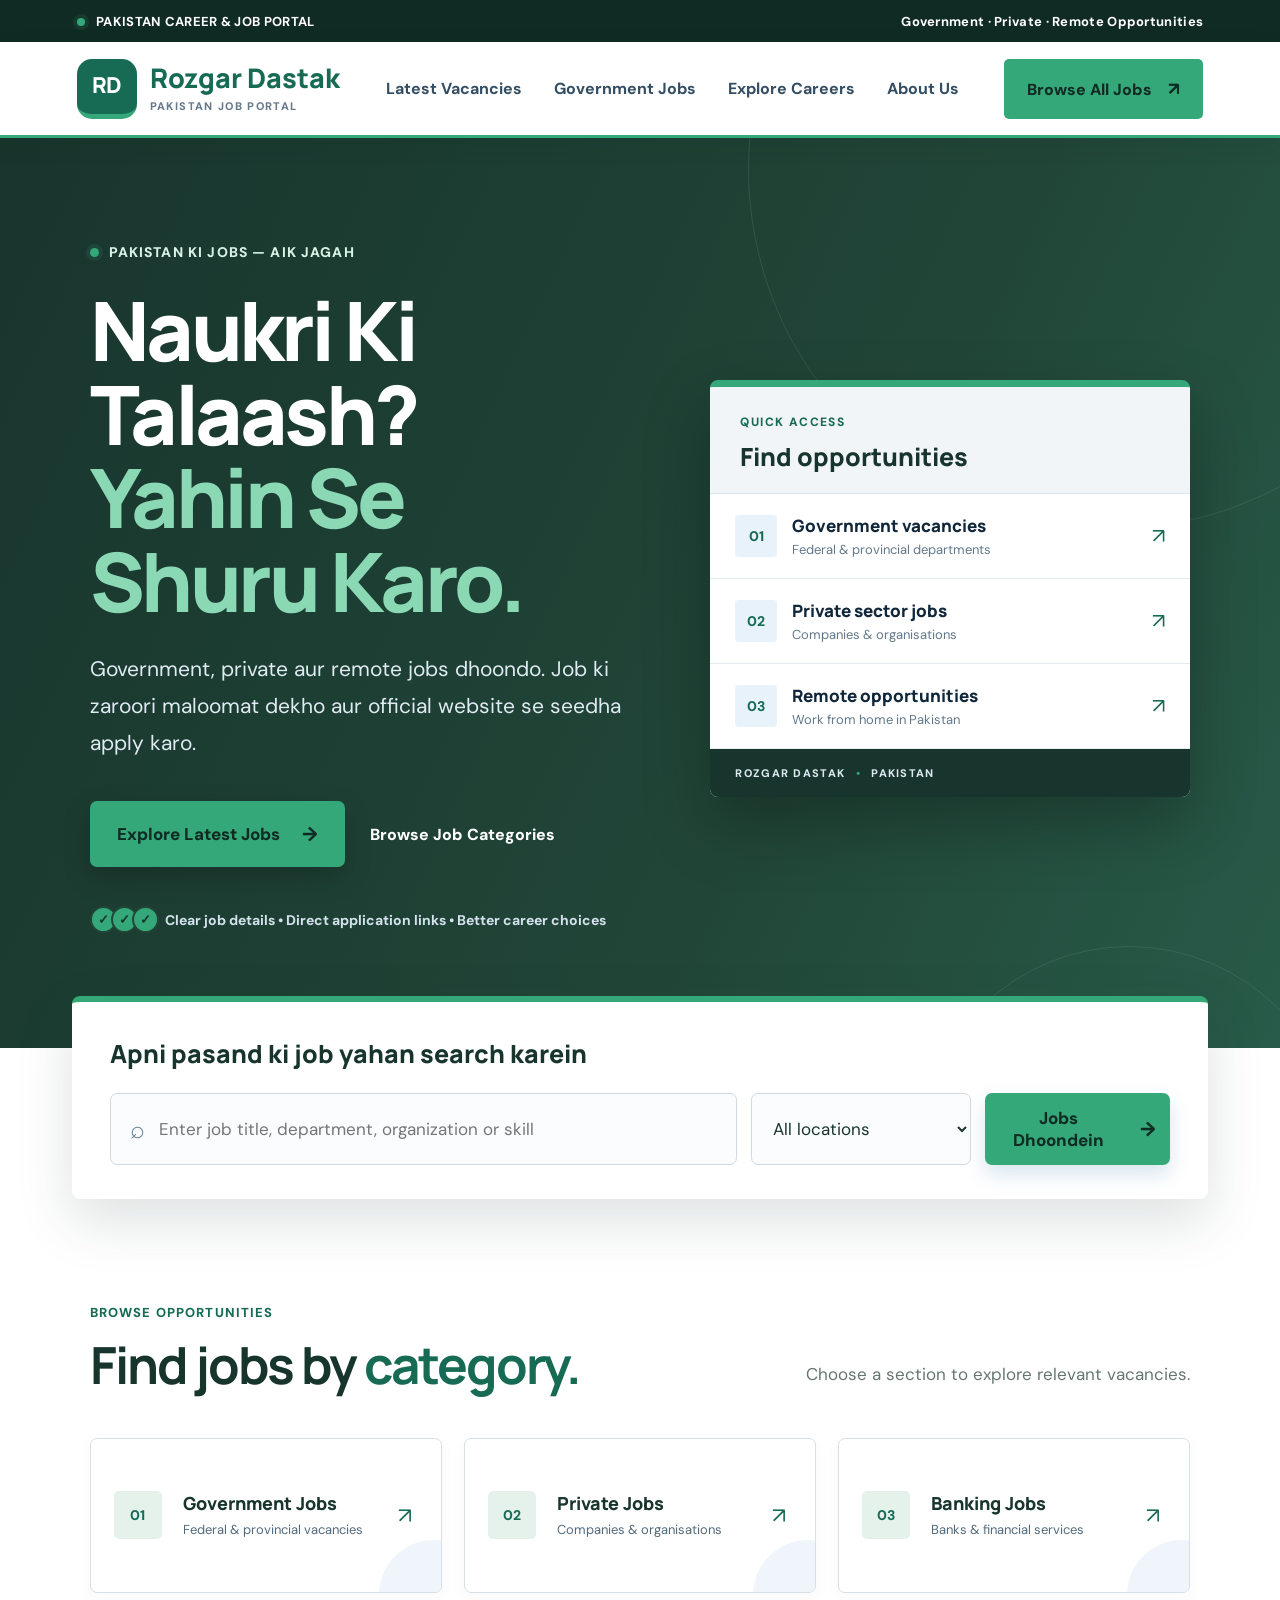
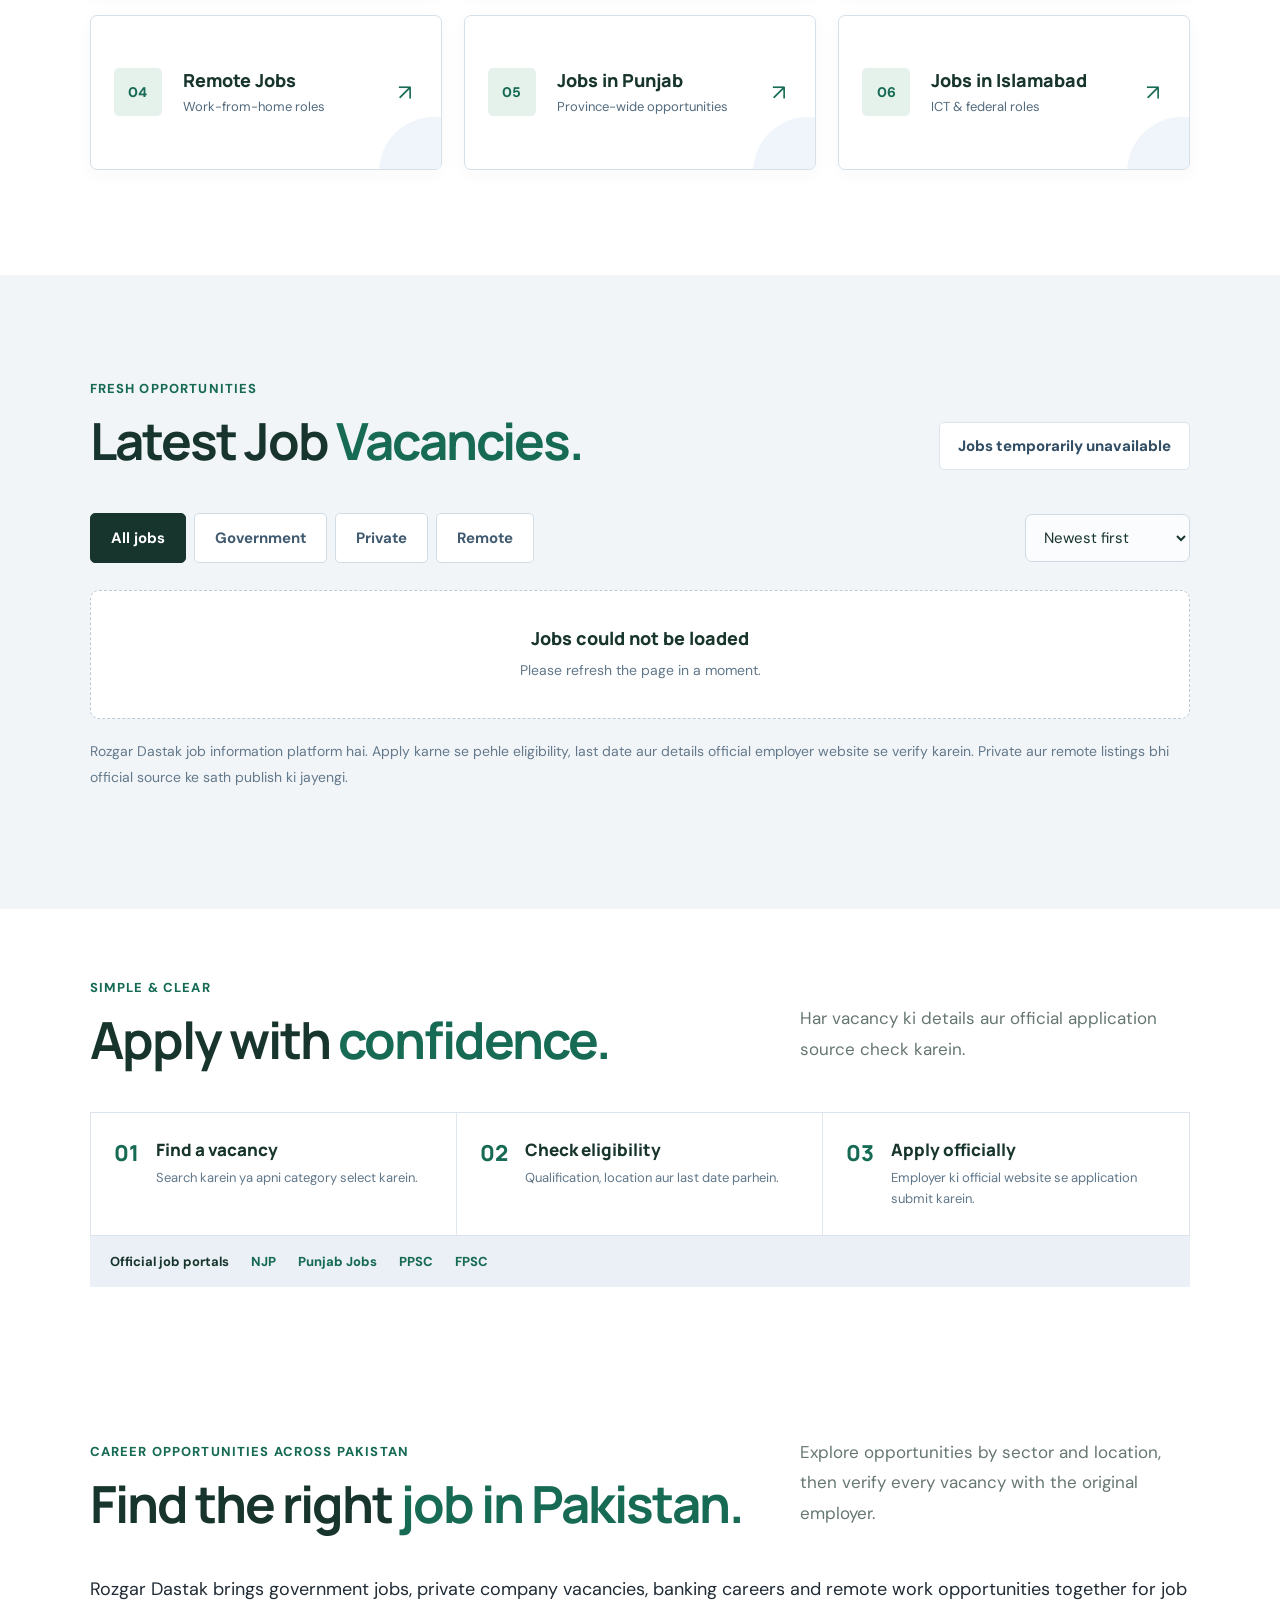
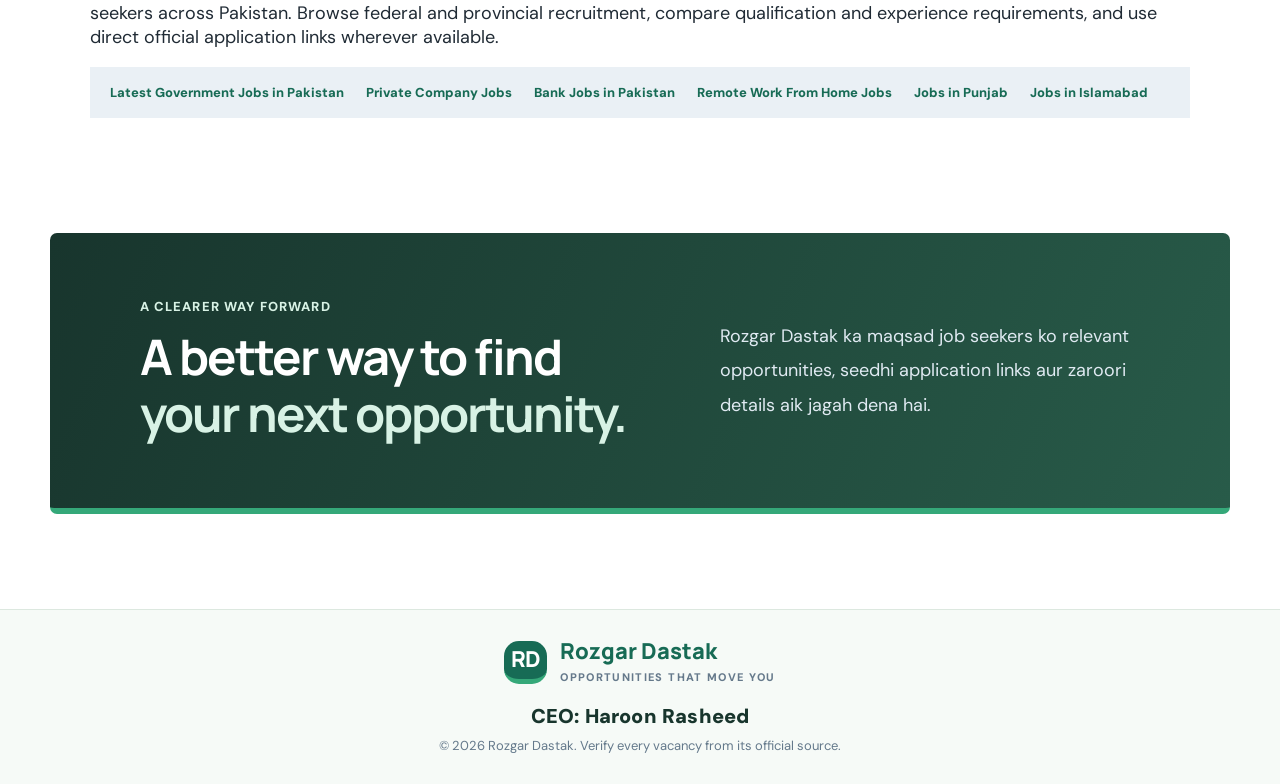
<file: index.html>
<!doctype html>
<html lang="en-PK">
<head>
    <meta name="google-site-verification" content="NowCLuCDwT5Btkj9HU1SKAu2fnVjctwUzhwxazkLV6Y">
  <meta charset="UTF-8" />
  <meta name="viewport" content="width=device-width, initial-scale=1.0" />
  <meta name="description" content="Rozgar Dastak par Pakistan ki latest government jobs, private jobs aur remote work opportunities dekhein. Punjab, Islamabad aur all Pakistan vacancies ke official apply links." />
  <meta name="robots" content="index,follow,max-image-preview:large" />
  <meta name="theme-color" content="#071d33" />
  <meta name="author" content="Rozgar Dastak" />
  <meta property="og:locale" content="en_PK" />
  <meta name="twitter:title" content="Rozgar Dastak | Latest Pakistan Jobs 2026" />
  <meta name="twitter:description" content="Find verified government, private, banking and remote jobs in Pakistan with direct official apply links." />
  <meta name="keywords" content="Pakistan jobs, government jobs Pakistan, private jobs Pakistan, remote jobs Pakistan, Punjab jobs, Islamabad jobs, online jobs Pakistan, LDC jobs, UDC jobs" />
  <meta property="og:type" content="website" />
  <meta property="og:title" content="Rozgar Dastak | Pakistan Jobs & Remote Work" />
  <meta property="og:description" content="Government, private and remote job opportunities in Pakistan with direct application links." />
  <meta property="og:url" content="https://rozgar-dastak.pages.dev/" />
  <meta name="twitter:card" content="summary" />
  <link rel="canonical" href="https://rozgar-dastak.pages.dev/" />
  <link rel="sitemap" type="application/xml" href="/sitemap.xml" />
  <script type="application/ld+json">
  {
    "@context": "https://schema.org",
    "@type": "WebSite",
    "name": "Rozgar Dastak",
    "url": "https://rozgar-dastak.pages.dev/",
    "description": "Government, private and remote job opportunities in Pakistan with official application links.",
    "inLanguage": ["en-PK", "ur-PK"],
    "potentialAction": {
      "@type": "SearchAction",
      "target": "https://rozgar-dastak.pages.dev/?q={search_term_string}",
      "query-input": "required name=search_term_string"
    }
  }
  </script>
  <title>Pakistan Jobs 2026 | Government, Private & Remote Jobs - Rozgar Dastak</title>
  <link rel="preconnect" href="https://fonts.googleapis.com">
  <link rel="preconnect" href="https://fonts.gstatic.com" crossorigin>
  <link href="https://fonts.googleapis.com/css2?family=DM+Sans:wght@400;500;600;700;800&family=Manrope:wght@600;700;800&display=swap" rel="stylesheet">
  <link rel="stylesheet" href="styles.css?v=20261127-green-force" />
</head>
<body>
  <div class="top-strip"><div><span class="top-live"></span> PAKISTAN CAREER & JOB PORTAL</div><div>Government · Private · Remote Opportunities</div></div><header class="site-header">
    <a class="brand" href="#home" aria-label="Rozgar Dastak home"><span class="brand-mark">RD</span><span>Rozgar <b>Dastak</b><small>PAKISTAN JOB PORTAL</small></span></a>
    <nav><a href="#jobs">Latest Vacancies</a><a href="government-jobs-pakistan.html">Government Jobs</a><a href="#categories">Explore Careers</a><a href="#about">About Us</a></nav>
    <a class="header-cta" href="#jobs">Browse All Jobs <span>↗</span></a>
  </header>
  <main id="home">
    <section class="hero">
      <div class="hero-copy">
        <div class="eyebrow"><span></span> PAKISTAN KI JOBS — AIK JAGAH</div>
        <h1>Naukri Ki Talaash?<br><em>Yahin Se Shuru Karo.</em></h1>
        <p>Government, private aur remote jobs dhoondo. Job ki zaroori maloomat dekho aur official website se seedha apply karo.</p>
        <div class="hero-actions"><a class="primary-btn" href="#jobs">Explore Latest Jobs <span>→</span></a><a class="text-btn" href="#categories">Browse Job Categories</a></div>
        <div class="trust-row"><div class="trust-avatars"><i>✓</i><i>✓</i><i>✓</i></div><span>Clear job details  •  Direct application links  •  Better career choices</span></div>
      </div>
      <div class="hero-art quick-panel">
        <div class="quick-panel-head"><span>QUICK ACCESS</span><b>Find opportunities</b></div>
        <a href="government-jobs-pakistan.html"><span class="quick-icon">01</span><span><b>Government vacancies</b><small>Federal & provincial departments</small></span><i>↗</i></a>
        <a href="private-jobs-pakistan.html"><span class="quick-icon">02</span><span><b>Private sector jobs</b><small>Companies & organisations</small></span><i>↗</i></a>
        <a href="remote-jobs-pakistan.html"><span class="quick-icon">03</span><span><b>Remote opportunities</b><small>Work from home in Pakistan</small></span><i>↗</i></a>
        <div class="quick-panel-foot">ROZGAR DASTAK <span>•</span> PAKISTAN</div>
      </div>
    </section>
    <section class="search-wrap" aria-label="Search jobs"><form id="searchForm"><label for="searchInput">Apni pasand ki job yahan search karein</label><div class="search-fields"><div class="search-input"><span>⌕</span><input id="searchInput" type="search" placeholder="Enter job title, department, organization or skill" /></div><select id="locationFilter" aria-label="Location"><option value="">All locations</option><option>Punjab</option><option>Islamabad</option><option>Sindh</option><option>Khyber Pakhtunkhwa</option><option>Balochistan</option><option>Remote</option></select><button class="primary-btn" type="submit">Jobs Dhoondein <span>→</span></button></div></form></section>
    <section class="section categories" id="categories"><div class="section-heading"><div><div class="eyebrow">BROWSE OPPORTUNITIES</div><h2>Find jobs by <em>category.</em></h2></div><p>Choose a section to explore relevant vacancies.</p></div><div class="category-grid">
      <a href="government-jobs-pakistan.html"><span class="cat-icon">01</span><b>Government Jobs</b><small>Federal & provincial vacancies</small><span class="cat-arrow">↗</span></a>
      <a href="private-jobs-pakistan.html"><span class="cat-icon">02</span><b>Private Jobs</b><small>Companies & organisations</small><span class="cat-arrow">↗</span></a>
      <a href="banking-jobs-pakistan.html"><span class="cat-icon">03</span><b>Banking Jobs</b><small>Banks & financial services</small><span class="cat-arrow">↗</span></a>
      <a href="remote-jobs-pakistan.html"><span class="cat-icon">04</span><b>Remote Jobs</b><small>Work-from-home roles</small><span class="cat-arrow">↗</span></a>
      <a href="jobs-in-punjab.html"><span class="cat-icon">05</span><b>Jobs in Punjab</b><small>Province-wide opportunities</small><span class="cat-arrow">↗</span></a>
      <a href="jobs-in-islamabad.html"><span class="cat-icon">06</span><b>Jobs in Islamabad</b><small>ICT & federal roles</small><span class="cat-arrow">↗</span></a>
    </div></section>
    <section class="section jobs-section" id="jobs"><div class="section-heading"><div><div class="eyebrow">FRESH OPPORTUNITIES</div><h2>Latest Job <em>Vacancies.</em></h2></div><span class="listing-count" id="listingCount">Loading jobs…</span></div><div class="job-toolbar"><div class="filter-pills"><button class="pill active" data-filter="All">All jobs</button><button class="pill" data-filter="Government">Government</button><button class="pill" data-filter="Private">Private</button><button class="pill" data-filter="Remote">Remote</button></div><select id="sortFilter" aria-label="Sort jobs"><option value="newest">Newest first</option><option value="deadline">Closing soon</option></select></div><div class="job-list" id="jobList"><div class="empty-state">Connecting to the jobs database…</div></div><p class="disclaimer">Rozgar Dastak job information platform hai. Apply karne se pehle eligibility, last date aur details official employer website se verify karein. Private aur remote listings bhi official source ke sath publish ki jayengi.</p></section>
    <section class="section guide-section" id="job-guidance">
      <div class="section-heading"><div><div class="eyebrow">SIMPLE & CLEAR</div><h2>Apply with <em>confidence.</em></h2></div><p>Har vacancy ki details aur official application source check karein.</p></div>
      <div class="guide-steps">
        <article><span>01</span><div><b>Find a vacancy</b><p>Search karein ya apni category select karein.</p></div></article>
        <article><span>02</span><div><b>Check eligibility</b><p>Qualification, location aur last date parhein.</p></div></article>
        <article><span>03</span><div><b>Apply officially</b><p>Employer ki official website se application submit karein.</p></div></article>
      </div>
      <div class="official-links"><b>Official job portals</b><a href="https://njp.gov.pk/" target="_blank" rel="noopener">NJP</a><a href="https://jobs.punjab.gov.pk/" target="_blank" rel="noopener">Punjab Jobs</a><a href="https://www.ppsc.gop.pk/" target="_blank" rel="noopener">PPSC</a><a href="https://fpsc.gov.pk/" target="_blank" rel="noopener">FPSC</a></div>
    </section>

    <section class="section guide-section" id="jobs-in-pakistan"><div class="section-heading"><div><div class="eyebrow">CAREER OPPORTUNITIES ACROSS PAKISTAN</div><h2>Find the right <em>job in Pakistan.</em></h2></div><p>Explore opportunities by sector and location, then verify every vacancy with the original employer.</p></div><p>Rozgar Dastak brings government jobs, private company vacancies, banking careers and remote work opportunities together for job seekers across Pakistan. Browse federal and provincial recruitment, compare qualification and experience requirements, and use direct official application links wherever available.</p><div class="official-links"><a href="government-jobs-pakistan.html">Latest Government Jobs in Pakistan</a><a href="private-jobs-pakistan.html">Private Company Jobs</a><a href="banking-jobs-pakistan.html">Bank Jobs in Pakistan</a><a href="remote-jobs-pakistan.html">Remote Work From Home Jobs</a><a href="jobs-in-punjab.html">Jobs in Punjab</a><a href="jobs-in-islamabad.html">Jobs in Islamabad</a></div></section>
    <section class="about-band" id="about"><div><div class="eyebrow">A CLEARER WAY FORWARD</div><h2>A better way to find<br><em>your next opportunity.</em></h2></div><p>Rozgar Dastak ka maqsad job seekers ko relevant opportunities, seedhi application links aur zaroori details aik jagah dena hai.</p></section>
  </main>
  <footer><a class="brand footer-brand" href="#home"><span class="brand-mark">RD</span><span>Rozgar <b>Dastak</b><small>OPPORTUNITIES THAT MOVE YOU</small></span></a><div class="footer-credit"><strong>CEO: Haroon Rasheed</strong><small>© <span id="year"></span> Rozgar Dastak. Verify every vacancy from its official source.</small></div></footer>
  <script src="app.js?v=20261127-fix2"></script>
</body>
</html>
</file>
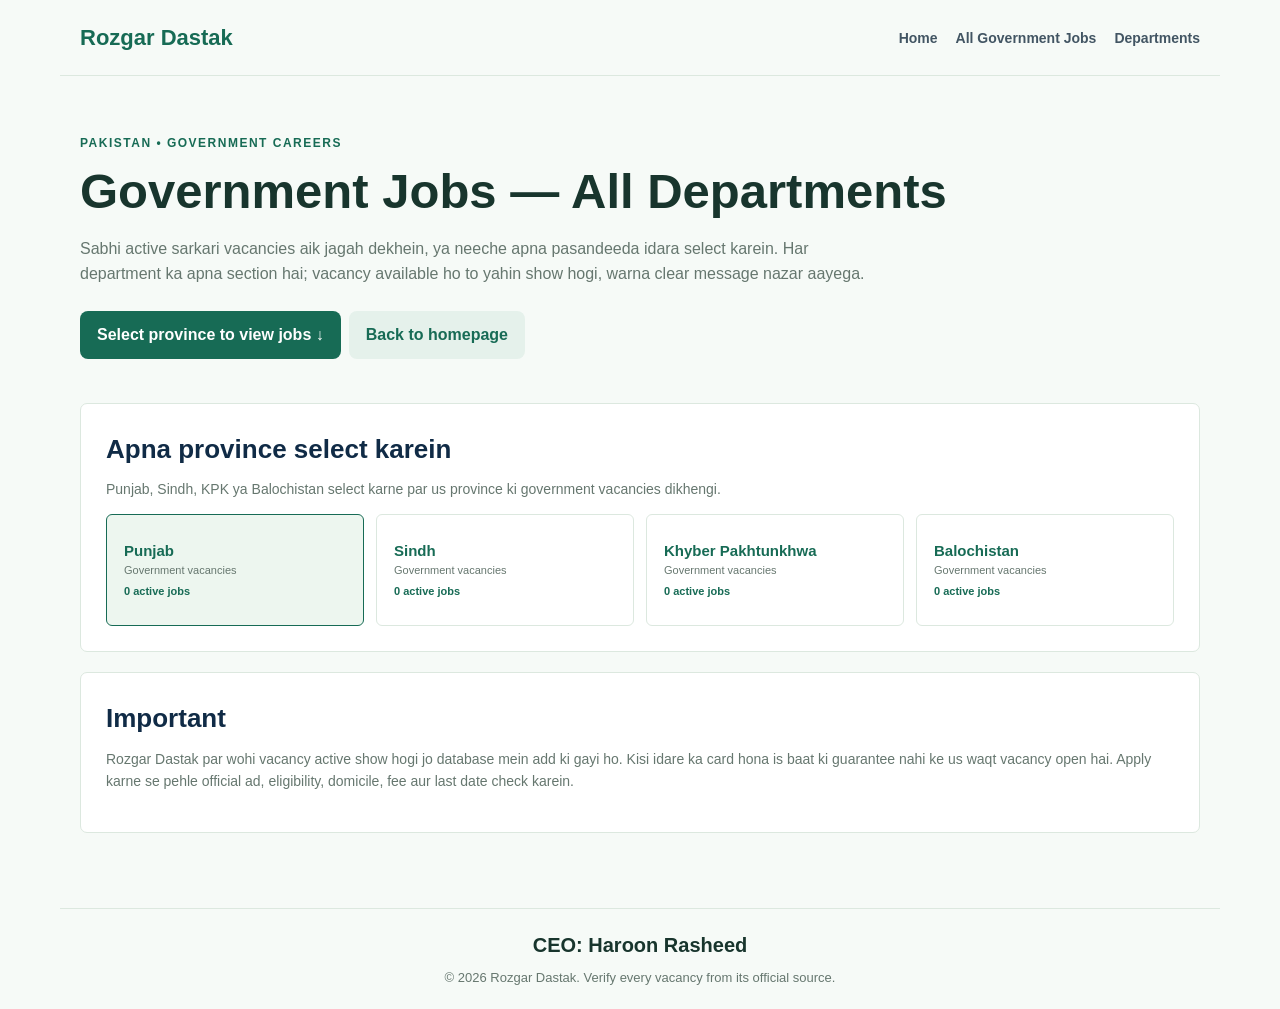
<file: government-jobs-pakistan.html>
<!doctype html>
<html lang="en-PK">
<head>
<meta charset="utf-8"><meta name="viewport" content="width=device-width,initial-scale=1">
<title>Government Jobs in Pakistan 2026 | Latest Govt Vacancies - Rozgar Dastak</title>
<meta name="description" content="Find latest government jobs in Pakistan by province and department. Explore Punjab Police, FIA, ASF, PPSC, FPSC, NJP and other federal and provincial vacancies.">
<meta name="keywords" content="government jobs Pakistan, Govt Jobs 2026, latest government jobs, federal jobs Pakistan, Punjab government jobs, Rozgar Dastak">
<meta name="robots" content="index,follow">
<link rel="canonical" href="https://rozgar-dastak.pages.dev/government-jobs-pakistan.html">
<meta property="og:type" content="website"><meta property="og:title" content="Government Jobs by Department in Pakistan | Rozgar Dastak"><meta property="og:description" content="All government vacancies together, plus separate department-wise sections."><meta property="og:url" content="https://rozgar-dastak.pages.dev/government-jobs-pakistan.html">
<style>
[hidden]{display:none!important}

:root{--green:#176b55;--ink:#18352d;--muted:#66776f;--line:#dce8df;--paper:#f6faf7}*{box-sizing:border-box}body{margin:0;background:var(--paper);color:var(--ink);font-family:Arial,sans-serif;line-height:1.6}header,main,footer{max-width:1160px;margin:auto;padding:20px}header{display:flex;align-items:center;justify-content:space-between;border-bottom:1px solid var(--line)}.brand{font-size:22px;font-weight:800;color:var(--green);text-decoration:none}nav a{margin-left:18px;color:#425563;text-decoration:none;font-weight:600;font-size:14px}.hero{padding:38px 0 24px}.eyebrow{color:var(--green);font-size:12px;font-weight:800;letter-spacing:1.5px}.hero h1{font-size:clamp(32px,5vw,49px);line-height:1.15;margin:10px 0;color:#18352d}.hero p{max-width:800px;color:var(--muted);font-size:16px}.btn{display:inline-block;background:var(--green);color:#fff;padding:11px 17px;border-radius:8px;text-decoration:none;font-weight:700;margin:8px 8px 0 0}.btn.alt{background:#e5f1eb;color:var(--green)}.panel{background:#fff;border:1px solid var(--line);border-radius:14px;padding:22px;margin:20px 0}.panel h2{margin:0 0 8px;font-size:24px}.sub{color:var(--muted);margin-top:0;font-size:14px}.toolbar{display:flex;gap:10px;flex-wrap:wrap;margin:16px 0}.toolbar input,.toolbar select{padding:12px;border:1px solid #dce8ef;border-radius:8px;font-size:14px;min-width:190px;flex:1}.dept-grid{display:grid;grid-template-columns:repeat(4,minmax(0,1fr));gap:12px}.dept{display:block;text-align:left;background:#ffffff;border:1px solid var(--line);border-radius:11px;padding:15px;color:var(--ink);cursor:pointer;min-height:112px}.dept:hover,.dept.active{border-color:var(--green);background:#e5f1eb}.dept b{display:block;font-size:14px;color:#18352d}.dept small{display:block;color:var(--muted);font-size:11px;margin-top:5px}.dept .num{display:inline-block;margin-top:9px;color:var(--green);font-weight:800;font-size:11px}.job-head{display:flex;justify-content:space-between;gap:12px;align-items:center;flex-wrap:wrap}.count{font-size:12px;color:var(--muted)}.job-list{display:grid;gap:11px;margin-top:15px}.job{border:1px solid var(--line);border-radius:10px;padding:17px;background:#fff;display:flex;justify-content:space-between;gap:18px;align-items:center}.job h3{font-size:16px;margin:5px 0}.tag{display:inline-block;background:#e5f1eb;color:var(--green);font-weight:700;font-size:10px;padding:4px 8px;border-radius:5px}.meta{font-size:12px;color:var(--muted);display:flex;gap:14px;flex-wrap:wrap}.apply{background:var(--green);color:white;text-decoration:none;border-radius:7px;padding:10px 13px;font-size:12px;font-weight:700;white-space:nowrap}.empty{background:#fff;border:1px dashed #cbd8cf;border-radius:10px;padding:28px;text-align:center;color:var(--muted);font-size:14px}.portal-grid{display:grid;grid-template-columns:repeat(4,1fr);gap:10px}.portal-grid a{padding:13px;border:1px solid var(--line);border-radius:9px;background:#fff;color:var(--green);font-weight:700;font-size:13px;text-decoration:none}.portal-grid small{display:block;color:var(--muted);font-weight:400;margin-top:4px}footer{border-top:1px solid var(--line);color:#718078;font-size:12px;margin-top:35px}
@media(max-width:760px){header{align-items:flex-start;flex-direction:column;gap:10px}nav a{margin:0 14px 0 0}.dept-grid{grid-template-columns:repeat(2,minmax(0,1fr))}.portal-grid{grid-template-columns:repeat(2,1fr)}.job{align-items:flex-start;flex-direction:column}.apply{display:inline-block}.hero{padding-top:28px}}

.job{padding:20px 22px;border-radius:6px;border-left:4px solid #176b55;align-items:center;box-shadow:0 3px 12px #102b4609}
.job h3{font-size:19px;line-height:1.4;color:#102b46;margin:8px 0}
.job>div:first-child{min-width:0}
.job .meta{font-size:13px;gap:12px 18px;margin-top:12px}
.job .tag{font-size:11px;padding:6px 9px}
.job-details{border-top:1px dashed #d8e2e9;margin-top:12px;padding-top:9px}
.job-details summary{font-size:13px;color:#176b55;font-weight:800;cursor:pointer;list-style:none}
.job-details summary::-webkit-details-marker{display:none}
.job-details summary:after{content:" +"}
.job-details[open] summary:after{content:" −"}
.job-details p{font-size:13px;line-height:1.7;color:#586f82;margin:8px 0 0;white-space:pre-line}
.apply{font-size:13px;padding:12px 16px;border-radius:4px;white-space:nowrap}
.panel{border-radius:7px;padding:25px}
.panel h2{font-size:26px;color:#102b46}
.dept{border-radius:6px;padding:17px}
.dept b{font-size:15px}
@media(max-width:760px){.job{padding:16px}.job h3{font-size:17px}.job .meta{font-size:12px;gap:8px 12px}.apply{font-size:12px}}

.requirement-list{display:grid;gap:0;margin-top:10px;border:1px solid #dce8df;border-radius:5px;overflow:hidden;background:#fff}
.requirement-row{display:grid;grid-template-columns:minmax(135px,205px) minmax(0,1fr);gap:14px;padding:11px 14px;border-bottom:1px solid #e8edf2;font-size:14px;line-height:1.6}
.requirement-row:last-child{border-bottom:0}.requirement-row strong{font-size:13px;font-weight:800;color:#102b46}.requirement-row span{color:#425b70;white-space:pre-line}
.requirement-note{margin:0;padding:11px 14px;border-bottom:1px solid #e8edf2;color:#425b70;font-size:14px;line-height:1.7;white-space:pre-line}
.footer-credit{display:flex;flex-direction:column;align-items:center;gap:7px;text-align:center;width:100%}.footer-credit strong{display:block;font-size:20px;color:#18352d;font-weight:900}.footer-credit small{font-size:13px;color:#66776f;text-align:center}
@media(max-width:760px){.requirement-row{grid-template-columns:1fr;gap:3px;padding:10px 12px}.requirement-row strong{font-size:12px}.requirement-row span,.requirement-note{font-size:13px}.footer-credit{align-items:center;text-align:center}.footer-credit strong{font-size:19px}}
 
:root{--green:#176b55!important;--ink:#18352d!important;--muted:#66776f!important;--line:#dce8df!important;--paper:#f6faf7!important}
.btn,.apply{background:#176b55!important;color:#fff!important}.btn.alt{background:#e5f1eb!important;color:#176b55!important}
.dept:hover,.dept.active{border-color:#176b55!important;background:#edf6ef!important}
.dept b,.dept .num{color:#176b55!important}.job{border-left-color:#176b55!important}.job-details summary{color:#176b55!important}
</style>
<script type="application/ld+json">{"@context":"https://schema.org","@type":"CollectionPage","name":"Government Jobs by Department in Pakistan","description":"Browse government vacancies by department and recruitment body in Pakistan.","url":"https://rozgar-dastak.pages.dev/government-jobs-pakistan.html","isPartOf":{"@type":"WebSite","name":"Rozgar Dastak","url":"https://rozgar-dastak.pages.dev/"}}</script>
</head>
<body>
<header><a class="brand" href="https://rozgar-dastak.pages.dev/">Rozgar Dastak</a><nav><a href="https://rozgar-dastak.pages.dev/">Home</a><a href="#all-jobs">All Government Jobs</a><a href="#departments">Departments</a></nav></header>
<main>
<section class="hero"><div class="eyebrow">PAKISTAN • GOVERNMENT CAREERS</div><h1>Government Jobs — All Departments</h1><p>Sabhi active sarkari vacancies aik jagah dekhein, ya neeche apna pasandeeda idara select karein. Har department ka apna section hai; vacancy available ho to yahin show hogi, warna clear message nazar aayega.</p><a class="btn" href="#provincePanel">Select province to view jobs ↓</a><a class="btn alt" href="https://rozgar-dastak.pages.dev/">Back to homepage</a></section>
<section class="panel" id="provincePanel"><h2>Apna province select karein</h2><p class="sub">Punjab, Sindh, KPK ya Balochistan select karne par us province ki government vacancies dikhengi.</p><div class="dept-grid" id="provinceGrid"></div></section>
<section class="panel" id="departments" hidden><h2>Department-wise sections</h2><p class="sub">Kisi card par click karein — us idare ki active vacancies neeche filter ho kar aa jayengi.</p><div class="dept-grid" id="deptGrid"></div><button class="btn alt" id="changeProvince" type="button">← Change province</button></section>
<section class="panel" id="all-jobs" hidden><div class="job-head"><div><h2 id="listTitle">All Government Jobs</h2><p class="sub">Tamam departments ki active vacancies aik saath.</p></div><span class="count" id="jobCount">Jobs load ho rahi hain…</span></div><div class="toolbar"><input id="jobSearch" type="search" placeholder="Job title ya department search karein"><select id="provinceFilter"><option>Punjab</option><option>Sindh</option><option>Khyber Pakhtunkhwa</option><option>Balochistan</option></select><button class="btn alt" id="showAll" type="button">Show all jobs</button></div><div class="job-list" id="jobList"><div class="empty">Government jobs database se connect ho raha hai…</div></div></section>
<!-- Official recruitment links are intentionally omitted here so the province-first flow stays clear. -->
<section class="panel"><h2>Important</h2><p class="sub">Rozgar Dastak par wohi vacancy active show hogi jo database mein add ki gayi ho. Kisi idare ka card hona is baat ki guarantee nahi ke us waqt vacancy open hai. Apply karne se pehle official ad, eligibility, domicile, fee aur last date check karein.</p></section>
</main>
<footer><div class="footer-credit"><strong>CEO: Haroon Rasheed</strong><small>© 2026 Rozgar Dastak. Verify every vacancy from its official source.</small></div></footer>

<script>
const SUPABASE_URL='https://veyshvtjyeioobkchjju.supabase.co';
const SUPABASE_KEY='sb_publishable_nfGM7PpeTLTJZEaqN7evpA_QDEJNc8u';
const departments=[
['Punjab Police','punjab police'],['Islamabad Police','islamabad police'],['Pakistan Army','pakistan army;join pak army'],['Air Force (PAF)','air force;paf;pakistan air force'],['Navy','pakistan navy;navy'],['Rangers','rangers;pakistan rangers'],['Pakistan Railways','railway;pakistan railways'],['WAPDA','wapda;water and power'],['PERA Force','pera;enforcement and regulatory'],['NCCIA','nccia;cyber crime investigation'],['PPSC','ppsc;punjab public service commission'],['NJP','njp;national jobs portal'],['NTS','nts;national testing service'],['FPSC','fpsc;federal public service commission'],['FIA','fia;federal investigation agency'],['ASF','asf;airports security force'],['Motorway Police','motorway police;nhmp;national highways'],['FBR','fbr;federal board of revenue'],['Rescue 1122','rescue 1122;rescue'],['CTD','ctd;counter terrorism department'],['Pakistan Post','pakistan post;postal'],['Election Commission','election commission;ecp'],['CDA','cda;capital development authority'],['Health Departments','health department;health services'],['Education Departments','school education;higher education;education department'],['Other Government Departments','government department;provincial department;federal department']
];
let jobs=[],selected='All',selectedProvince='Punjab';
const provinces=['Punjab','Sindh','Khyber Pakhtunkhwa','Balochistan'];
function inProvince(j,p){const v=String(j.province||'').toLowerCase().trim();if(!v)return false;if(v==='pakistan'||v==='all pakistan')return true;const a={'Punjab':['punjab'],'Sindh':['sindh'],'Khyber Pakhtunkhwa':['khyber pakhtunkhwa','kpk'],'Balochistan':['balochistan','baluchistan']};const provinceKey=provinces.find(x=>x.toLowerCase()===String(p||'').toLowerCase());return (a[p]||a[provinceKey]||[]).some(x=>v===x||v.split(/[\\/,;|]/).map(y=>y.trim()).includes(x));}
function renderProvinces(){ $('provinceGrid').innerHTML=provinces.map(p=>{const n=jobs.filter(j=>isGov(j)&&!expired(j)&&inProvince(j,p)).length;return '<button class="dept '+(selectedProvince===p?'active':'')+'" data-province="'+p+'"><b>'+p+'</b><small>Government vacancies</small><span class="num">'+n+' active jobs</span></button>';}).join('');document.querySelectorAll('[data-province]').forEach(b=>b.addEventListener('click',()=>{selectedProvince=b.dataset.province;$('provinceFilter').value=selectedProvince;$('provincePanel').hidden=true;$('departments').hidden=false;$('all-jobs').hidden=true;selected='All';renderProvinces();renderCards();$('departments').scrollIntoView({behavior:'smooth',block:'start'});}));}
const $=id=>document.getElementById(id);
function esc(s=''){return String(s).replace(/[&<>"']/g,c=>({'&':'&amp;','<':'&lt;','>':'&gt;','"':'&quot;',"'":'&#39;'}[c]));}
function termsFor(name){const d=departments.find(x=>x[0]===name);return d?d[1].split(';'):[];}
function matchesDept(job,name){if(name==='All')return true;const hay=[job.title,job.organization,job.department,job.description,job.job_type].join(' ').toLowerCase();return termsFor(name).some(t=>hay.includes(t));}
function isGov(job){const t=String(job.job_type||'').toLowerCase();return t.includes('government')||t.includes('federal')||t.includes('public sector')||t.includes('govt');}
function renderCards(){ $('deptGrid').innerHTML=departments.map(([name])=>{const n=jobs.filter(j=>isGov(j)&&matchesDept(j,name)&&!expired(j)&&inProvince(j,selectedProvince)).length;return '<button class="dept '+(selected===name?'active':'')+'" data-dept="'+esc(name)+'"><b>'+esc(name)+'</b><small>Active vacancies in this section</small><span class="num">'+n+' active job'+(n===1?'':'s')+'</span></button>';}).join('');document.querySelectorAll('[data-dept]').forEach(b=>b.addEventListener('click',()=>{selected=b.dataset.dept;$('provincePanel').hidden=true;$('departments').hidden=true;$('listTitle').textContent=selected==='All'?'All Government Jobs':selected+' Jobs';$('all-jobs').hidden=false;renderCards();renderJobs();$('all-jobs').scrollIntoView({behavior:'smooth',block:'start'});}));}
function formatRequirements(raw){
 const labels=['Height','Application Fee','How to Apply','Typing Speed','Qualification','Experience','Education','Age Limit','Domicile','Gender','Salary','Pay Scale','Vacancies','Last Date','Job Type','Test Fee','BPS','Skills'];
 let text=String(raw||'').replace(/\r/g,'').trim();
 const newline=String.fromCharCode(10);
 text=text.replace(new RegExp('\\s+(?=('+labels.join('|')+')\\s*:)','gi'),newline);
 return text.split(newline).map(line=>{
  const clean=line.trim().replace(/^[-•▪●]+\s*/,'');if(!clean)return '';
  const m=clean.match(/^([^:]{2,55}):\s*(.*)$/);
  return m?'<div class="requirement-row"><strong>'+esc(m[1].trim())+'</strong><span>'+esc(m[2].trim())+'</span></div>':'<p class="requirement-note">'+esc(clean)+'</p>';
 }).join('');
}
function expired(j){return j.last_date&&new Date(j.last_date+'T23:59:59')<new Date(new Date().setHours(0,0,0,0));}
function renderJobs(){$('listTitle').textContent=(selected==='All'?'All Government Jobs':selected+' Jobs')+' — '+selectedProvince;const term=$('jobSearch').value.trim().toLowerCase(),loc=$('provinceFilter').value;let rows=jobs.filter(j=>isGov(j)&&!expired(j)&&matchesDept(j,selected)&&inProvince(j,selectedProvince));rows=rows.filter(j=>{const hay=[j.title,j.organization,j.department,j.location,j.province,j.description].join(' ').toLowerCase();const locationOK=!loc||inProvince(j,loc);return (!term||hay.includes(term))&&locationOK;});$('jobCount').textContent=rows.length+' active '+(rows.length===1?'vacancy':'vacancies');if(!rows.length){$('jobList').innerHTML='<div class="empty">'+(selected==='All'?'Filhal database mein koi active government vacancy available nahi.':'Filhal '+esc(selected)+' ki koi active vacancy available nahi. Nayi vacancy add hote hi yahan show hogi.')+'</div>';return;}$('jobList').innerHTML=rows.map(j=>'<article class="job"><div><span class="tag">'+esc(j.job_type||'Government Job')+'</span><h3>'+esc(j.title)+'</h3><div>'+esc(j.organization||'Government Department')+(j.department?' • '+esc(j.department):'')+'</div><div class="meta"><span>Location: '+esc(j.location||j.province||'Pakistan')+'</span><span>Education: '+esc(j.education||'See official advertisement')+'</span><span>Last date: '+esc(j.last_date||'See official ad')+'</span></div>'+(j.description?'<details class="job-details"><summary>View job details</summary><p>'+esc(j.description)+'</p></details>':'')+'</div>'+(j.apply_link&&/^https:\/\//i.test(j.apply_link)?'<a class="apply" href="'+esc(j.apply_link)+'" target="_blank" rel="noopener noreferrer nofollow">Official apply ↗</a>':'<span class="tag">Apply link pending</span>')+'</article>').join('');}
$('showAll').addEventListener('click',()=>{selected='All';$('jobSearch').value='';$('listTitle').textContent='All Government Jobs';renderCards();renderJobs();});
$('changeProvince').addEventListener('click',()=>{$('all-jobs').hidden=true;$('departments').hidden=true;$('provincePanel').hidden=false;$('provincePanel').scrollIntoView({behavior:'smooth',block:'start'});});
$('jobSearch').addEventListener('input',renderJobs);$('provinceFilter').addEventListener('change',()=>{selectedProvince=$('provinceFilter').value||'Punjab';renderProvinces();renderJobs();});
renderProvinces();
(async()=>{try{const cols='id,title,organization,department,job_type,location,province,education,last_date,apply_link,description,is_active,created_at';const url=SUPABASE_URL+'/rest/v1/jobs?select='+encodeURIComponent(cols)+'&is_active=eq.true&order=created_at.desc&limit=1000';const response=await fetch(url,{headers:{apikey:SUPABASE_KEY,Authorization:'Bearer '+SUPABASE_KEY},cache:'no-store'});if(!response.ok)throw new Error('Supabase API '+response.status+' '+(await response.text()).slice(0,200));jobs=await response.json();renderProvinces();renderCards();renderJobs();}catch(e){$('jobCount').textContent='Jobs temporarily unavailable';$('jobList').innerHTML='<div class="empty">Jobs load nahi ho sakin: '+esc(e&&e.message?e.message:'Unknown error')+'</div>';renderProvinces();renderCards();console.error('Rozgar Dastak government jobs:',e);}})();
</script>
</body></html>
<style>
:root{--green:#176b55;--ink:#18352d;--muted:#66776f;--line:#e1eae4;--paper:#f6faf7}
.btn,.apply{background:#176b55}.btn.alt{background:#e5f1eb;color:#176b55}.dept:hover,.dept.active{border-color:#176b55;background:#edf6ef}.dept b{color:#174b3d}.dept .num{color:#176b55}.job{border-left-color:#176b55}.job-details summary{color:#176b55}
.footer-credit{align-items:center;text-align:center;width:100%}.footer-credit strong{display:block;font-size:20px;color:#18352d;font-weight:900}.footer-credit small{font-size:13px;color:#66776f;text-align:center}
@media(max-width:760px){.footer-credit{align-items:center;text-align:center}.footer-credit strong{font-size:19px}}
</style>
</file>
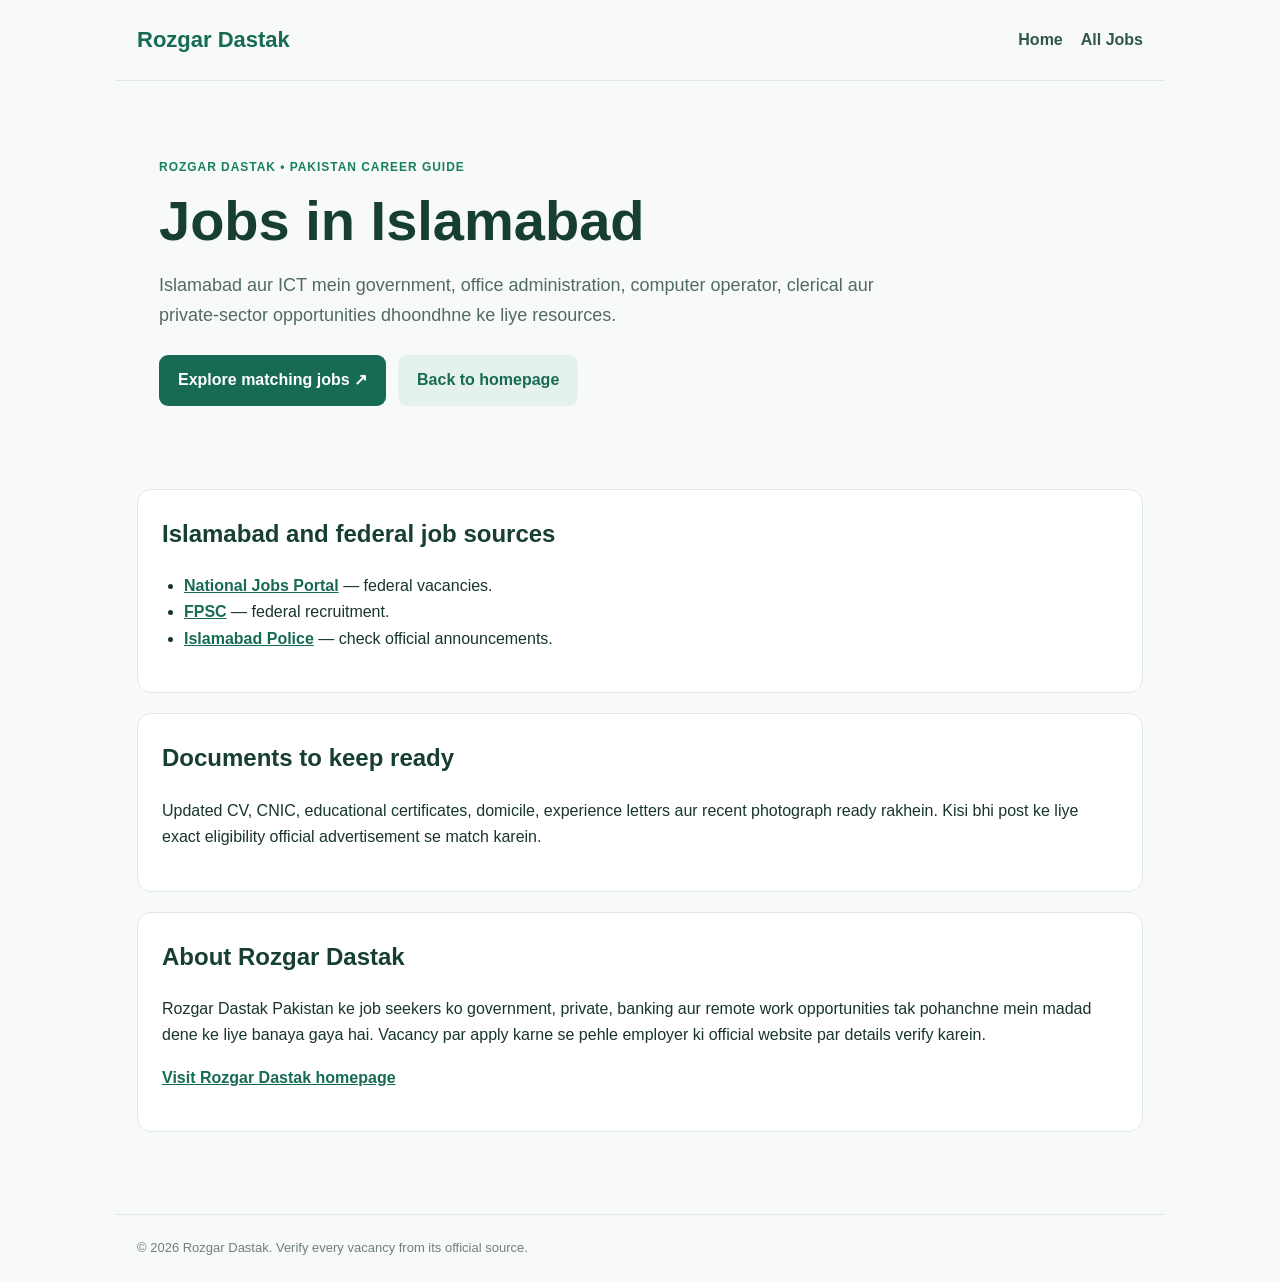
<file: jobs-in-islamabad.html>
<!doctype html>
<html lang="en-PK">
<head>
<meta charset="utf-8"><meta name="viewport" content="width=device-width,initial-scale=1">
<title>Jobs in Islamabad 2026 | Government & Private Vacancies - Rozgar Dastak</title><meta name="description" content="Explore jobs in Islamabad and ICT, including federal government, office, clerical, computer operator and private-sector opportunities with official recruitment sources.">
<meta name="keywords" content="jobs in Islamabad, Islamabad jobs 2026, federal jobs Islamabad, private jobs Islamabad, Rozgar Dastak">
<meta name="robots" content="index,follow">
<link rel="canonical" href="https://rozgar-dastak.pages.dev/jobs-in-islamabad.html">
<meta property="og:type" content="website"><meta property="og:title" content="Jobs in Islamabad 2026 | Rozgar Dastak"><meta property="og:description" content="Explore Islamabad job opportunities, federal government vacancies and private-sector roles with official recruitment resources."><meta property="og:url" content="https://rozgar-dastak.pages.dev/jobs-in-islamabad.html">
<style>:root{color-scheme:light}*{box-sizing:border-box}body{margin:0;font-family:Arial,sans-serif;color:#18352d;background:#f7faf8;line-height:1.65}header,main,footer{max-width:1050px;margin:auto;padding:22px}header{display:flex;justify-content:space-between;align-items:center;border-bottom:1px solid #e0e9e4}.brand{font-size:22px;font-weight:800;color:#176b55;text-decoration:none}nav a{margin-left:18px;color:#31564a;text-decoration:none;font-weight:600}.hero{padding:55px 22px 38px}.eyebrow{color:#178060;font-weight:700;letter-spacing:.08em;font-size:12px}.hero h1{font-size:clamp(34px,6vw,56px);line-height:1.12;margin:12px 0;color:#173e32}.hero p{font-size:18px;max-width:760px;color:#526b61}.actions{display:flex;gap:12px;flex-wrap:wrap;margin:25px 0}.btn{display:inline-block;background:#176b55;color:white;padding:12px 19px;border-radius:9px;text-decoration:none;font-weight:700}.btn.secondary{background:#e5f1eb;color:#176b55}.panel{background:white;border:1px solid #e1ebe5;border-radius:14px;padding:24px;margin:20px 0}.panel h2{margin-top:0;color:#173e32}.panel a{color:#176b55;font-weight:600}ul{padding-left:22px}footer{color:#718078;font-size:13px;border-top:1px solid #e0e9e4;margin-top:40px}@media(max-width:650px){header{align-items:flex-start;gap:12px;flex-direction:column}nav a{margin:0 14px 0 0}.hero{padding-top:35px}}</style>
<script type="application/ld+json">{"@context":"https://schema.org","@type":"WebPage","name":"Jobs in Islamabad 2026 | Rozgar Dastak","description":"Explore Islamabad job opportunities, federal government vacancies and private-sector roles with official recruitment resources.","url":"https://rozgar-dastak.pages.dev/jobs-in-islamabad.html","isPartOf":{"@type":"WebSite","name":"Rozgar Dastak","url":"https://rozgar-dastak.pages.dev/"},"inLanguage":["en-PK","ur-PK"]}</script>
<script type="application/ld+json">{"@context":"https://schema.org","@type":"WebPage","name":"Jobs in Islamabad","description":"Explore jobs in Islamabad and ICT, including federal government, office, clerical, computer operator and private-sector opportunities with official recruitment sources.","url":"https://rozgar-dastak.pages.dev/jobs-in-islamabad.html","isPartOf":{"@type":"WebSite","name":"Rozgar Dastak","url":"https://rozgar-dastak.pages.dev/"},"inLanguage":["en-PK","ur-PK"]}</script>
</head>
<body>
<header><a class="brand" href="https://rozgar-dastak.pages.dev/">Rozgar Dastak</a><nav><a href="https://rozgar-dastak.pages.dev/">Home</a><a href="https://rozgar-dastak.pages.dev/#jobs">All Jobs</a></nav></header>
<main><section class="hero"><div class="eyebrow">ROZGAR DASTAK • PAKISTAN CAREER GUIDE</div><h1>Jobs in Islamabad</h1><p>Islamabad aur ICT mein government, office administration, computer operator, clerical aur private-sector opportunities dhoondhne ke liye resources.</p><div class="actions"><a class="btn" href="https://rozgar-dastak.pages.dev/?q=Islamabad#jobs">Explore matching jobs ↗</a><a class="btn secondary" href="https://rozgar-dastak.pages.dev/">Back to homepage</a></div></section>
<section class="panel"><h2>Islamabad and federal job sources</h2><ul><li><a href="https://njp.gov.pk/" target="_blank" rel="noopener noreferrer">National Jobs Portal</a> — federal vacancies.</li><li><a href="https://fpsc.gov.pk/" target="_blank" rel="noopener noreferrer">FPSC</a> — federal recruitment.</li><li><a href="https://www.islamabadpolice.gov.pk/" target="_blank" rel="noopener noreferrer">Islamabad Police</a> — check official announcements.</li></ul></section>
<section class="panel"><h2>Documents to keep ready</h2><p>Updated CV, CNIC, educational certificates, domicile, experience letters aur recent photograph ready rakhein. Kisi bhi post ke liye exact eligibility official advertisement se match karein.</p></section>
<section class="panel"><h2>About Rozgar Dastak</h2><p>Rozgar Dastak Pakistan ke job seekers ko government, private, banking aur remote work opportunities tak pohanchne mein madad dene ke liye banaya gaya hai. Vacancy par apply karne se pehle employer ki official website par details verify karein.</p><p><a href="https://rozgar-dastak.pages.dev/">Visit Rozgar Dastak homepage</a></p></section></main>
<footer>© 2026 Rozgar Dastak. Verify every vacancy from its official source.</footer>
</body></html>
</file>
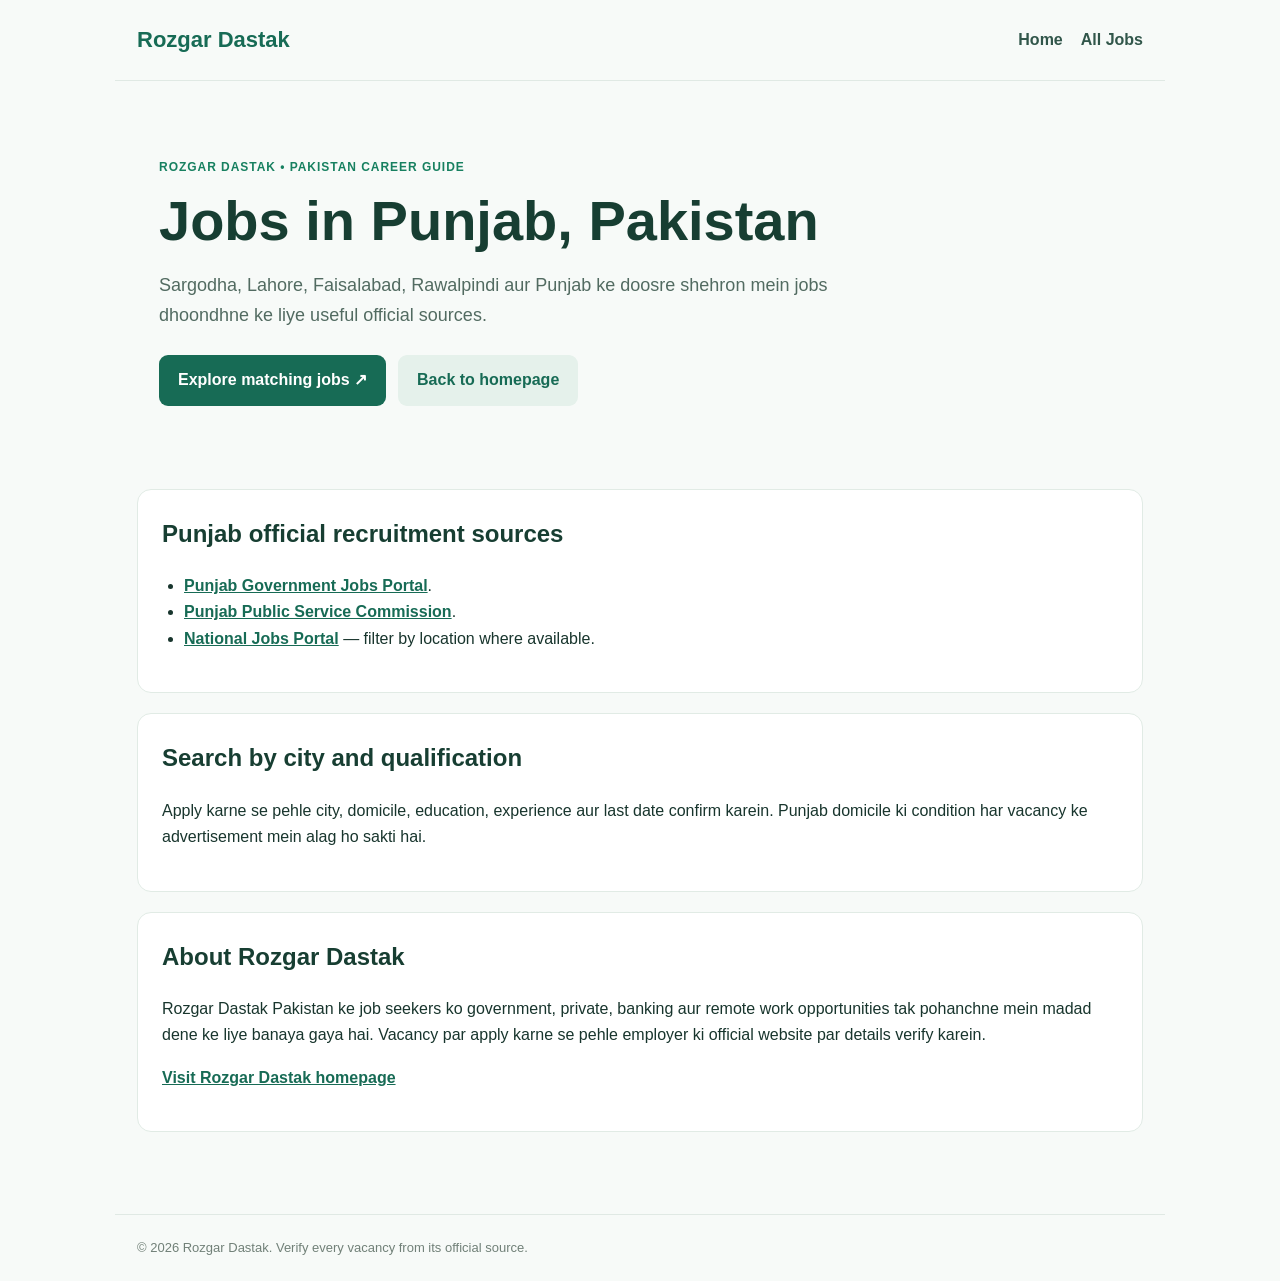
<file: jobs-in-punjab.html>
<!doctype html>
<html lang="en-PK">
<head>
<meta charset="utf-8"><meta name="viewport" content="width=device-width,initial-scale=1">
<title>Jobs in Punjab Pakistan 2026 | Government & Private Jobs - Rozgar Dastak</title><meta name="description" content="Search jobs in Punjab, Pakistan, including government, private, banking and remote opportunities. Find official recruitment portals and vacancy guidance for Punjab cities.">
<meta name="keywords" content="jobs in Punjab, Punjab jobs 2026, government jobs Punjab, private jobs Punjab, Rozgar Dastak">
<meta name="robots" content="index,follow">
<link rel="canonical" href="https://rozgar-dastak.pages.dev/jobs-in-punjab.html">
<meta property="og:type" content="website"><meta property="og:title" content="Jobs in Punjab Pakistan 2026 | Rozgar Dastak"><meta property="og:description" content="Search job opportunities across Punjab, Pakistan, including government and private vacancies. Official Punjab recruitment portals and job-search guidance."><meta property="og:url" content="https://rozgar-dastak.pages.dev/jobs-in-punjab.html">
<style>:root{color-scheme:light}*{box-sizing:border-box}body{margin:0;font-family:Arial,sans-serif;color:#18352d;background:#f7faf8;line-height:1.65}header,main,footer{max-width:1050px;margin:auto;padding:22px}header{display:flex;justify-content:space-between;align-items:center;border-bottom:1px solid #e0e9e4}.brand{font-size:22px;font-weight:800;color:#176b55;text-decoration:none}nav a{margin-left:18px;color:#31564a;text-decoration:none;font-weight:600}.hero{padding:55px 22px 38px}.eyebrow{color:#178060;font-weight:700;letter-spacing:.08em;font-size:12px}.hero h1{font-size:clamp(34px,6vw,56px);line-height:1.12;margin:12px 0;color:#173e32}.hero p{font-size:18px;max-width:760px;color:#526b61}.actions{display:flex;gap:12px;flex-wrap:wrap;margin:25px 0}.btn{display:inline-block;background:#176b55;color:white;padding:12px 19px;border-radius:9px;text-decoration:none;font-weight:700}.btn.secondary{background:#e5f1eb;color:#176b55}.panel{background:white;border:1px solid #e1ebe5;border-radius:14px;padding:24px;margin:20px 0}.panel h2{margin-top:0;color:#173e32}.panel a{color:#176b55;font-weight:600}ul{padding-left:22px}footer{color:#718078;font-size:13px;border-top:1px solid #e0e9e4;margin-top:40px}@media(max-width:650px){header{align-items:flex-start;gap:12px;flex-direction:column}nav a{margin:0 14px 0 0}.hero{padding-top:35px}}</style>
<script type="application/ld+json">{"@context":"https://schema.org","@type":"WebPage","name":"Jobs in Punjab Pakistan 2026 | Rozgar Dastak","description":"Search job opportunities across Punjab, Pakistan, including government and private vacancies. Official Punjab recruitment portals and job-search guidance.","url":"https://rozgar-dastak.pages.dev/jobs-in-punjab.html","isPartOf":{"@type":"WebSite","name":"Rozgar Dastak","url":"https://rozgar-dastak.pages.dev/"},"inLanguage":["en-PK","ur-PK"]}</script>
<script type="application/ld+json">{"@context":"https://schema.org","@type":"WebPage","name":"Jobs in Punjab Pakistan","description":"Search jobs in Punjab, Pakistan, including government, private, banking and remote opportunities. Find official recruitment portals and vacancy guidance for Punjab cities.","url":"https://rozgar-dastak.pages.dev/jobs-in-punjab.html","isPartOf":{"@type":"WebSite","name":"Rozgar Dastak","url":"https://rozgar-dastak.pages.dev/"},"inLanguage":["en-PK","ur-PK"]}</script>
</head>
<body>
<header><a class="brand" href="https://rozgar-dastak.pages.dev/">Rozgar Dastak</a><nav><a href="https://rozgar-dastak.pages.dev/">Home</a><a href="https://rozgar-dastak.pages.dev/#jobs">All Jobs</a></nav></header>
<main><section class="hero"><div class="eyebrow">ROZGAR DASTAK • PAKISTAN CAREER GUIDE</div><h1>Jobs in Punjab, Pakistan</h1><p>Sargodha, Lahore, Faisalabad, Rawalpindi aur Punjab ke doosre shehron mein jobs dhoondhne ke liye useful official sources.</p><div class="actions"><a class="btn" href="https://rozgar-dastak.pages.dev/?q=Punjab#jobs">Explore matching jobs ↗</a><a class="btn secondary" href="https://rozgar-dastak.pages.dev/">Back to homepage</a></div></section>
<section class="panel"><h2>Punjab official recruitment sources</h2><ul><li><a href="https://jobs.punjab.gov.pk/" target="_blank" rel="noopener noreferrer">Punjab Government Jobs Portal</a>.</li><li><a href="https://www.ppsc.gop.pk/" target="_blank" rel="noopener noreferrer">Punjab Public Service Commission</a>.</li><li><a href="https://njp.gov.pk/" target="_blank" rel="noopener noreferrer">National Jobs Portal</a> — filter by location where available.</li></ul></section>
<section class="panel"><h2>Search by city and qualification</h2><p>Apply karne se pehle city, domicile, education, experience aur last date confirm karein. Punjab domicile ki condition har vacancy ke advertisement mein alag ho sakti hai.</p></section>
<section class="panel"><h2>About Rozgar Dastak</h2><p>Rozgar Dastak Pakistan ke job seekers ko government, private, banking aur remote work opportunities tak pohanchne mein madad dene ke liye banaya gaya hai. Vacancy par apply karne se pehle employer ki official website par details verify karein.</p><p><a href="https://rozgar-dastak.pages.dev/">Visit Rozgar Dastak homepage</a></p></section></main>
<footer>© 2026 Rozgar Dastak. Verify every vacancy from its official source.</footer>
</body></html>
</file>
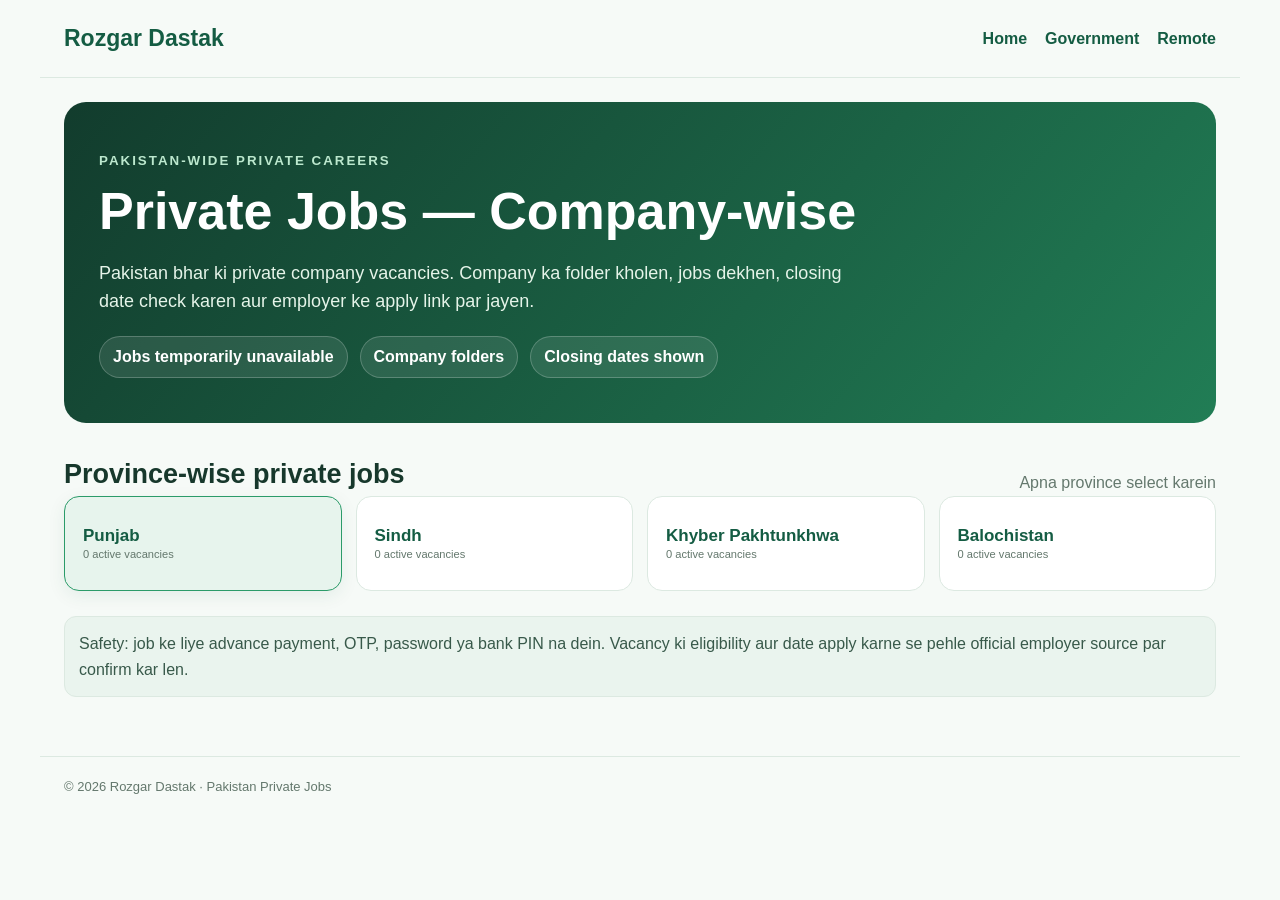
<file: private-jobs-pakistan.html>
<!doctype html>
<html lang="en-PK">
<head>
<meta charset="utf-8"><meta name="viewport" content="width=device-width,initial-scale=1">
<title>Private Jobs in Pakistan 2026 | Company-Wise Vacancies - Rozgar Dastak</title>
<meta name="description" content="Find private company jobs in Pakistan by province and employer. Check current vacancies, qualifications, closing dates and direct employer application links on Rozgar Dastak.">
<meta name="keywords" content="private jobs Pakistan, latest private jobs, company jobs Pakistan, jobs in Pakistan 2026, Rozgar Dastak">
<meta name="robots" content="index,follow"><link rel="canonical" href="https://rozgar-dastak.pages.dev/private-jobs-pakistan.html">
<meta property="og:type" content="website"><meta property="og:site_name" content="Rozgar Dastak"><meta property="og:title" content="Private Jobs in Pakistan 2026 | Company-Wise Vacancies - Rozgar Dastak"><meta property="og:description" content="Find private company jobs in Pakistan by province and employer. Check current vacancies, qualifications, closing dates and direct employer application links on Rozgar Dastak."><meta property="og:url" content="https://rozgar-dastak.pages.dev/private-jobs-pakistan.html"><meta name="twitter:card" content="summary"><meta name="twitter:title" content="Private Jobs in Pakistan 2026 | Company-Wise Vacancies - Rozgar Dastak"><meta name="twitter:description" content="Find private company jobs in Pakistan by province and employer. Check current vacancies, qualifications, closing dates and direct employer application links on Rozgar Dastak.">
<meta name="theme-color" content="#123c2d">
<style>
[hidden]{display:none!important}

:root{color-scheme:light;--green:#145c43;--bright:#2b9b69;--pale:#e7f4ed;--ink:#17382c;--muted:#64786d;--line:#dce9e1}
*{box-sizing:border-box}body{margin:0;background:#f6faf7;color:var(--ink);font:16px/1.6 'DM Sans',Arial,sans-serif}
header{max-width:1200px;margin:auto;padding:20px 24px;display:flex;justify-content:space-between;align-items:center;border-bottom:1px solid var(--line)}.brand{color:var(--green);font-weight:900;text-decoration:none;font-size:23px}nav a{color:var(--green);text-decoration:none;margin-left:18px;font-weight:700}
main{max-width:1200px;margin:auto;padding:24px}.hero{background:linear-gradient(130deg,#123c2d,#217d55);color:white;padding:45px 35px;border-radius:22px}.hero small{letter-spacing:.15em;font-weight:800;color:#bce8ce}.hero h1{font-size:clamp(32px,5vw,52px);line-height:1.12;margin:10px 0}.hero p{max-width:760px;color:#e5f4e9;font-size:18px}.stats{display:flex;gap:12px;flex-wrap:wrap;margin-top:20px}.stats span{background:#ffffff18;border:1px solid #ffffff38;border-radius:50px;padding:7px 13px;font-weight:700}
section{margin-top:30px}.section-head{display:flex;justify-content:space-between;align-items:end;gap:12px;flex-wrap:wrap}.section-head h2{margin:0;font-size:27px}.section-head p{color:var(--muted);margin:0}
.search{display:flex;gap:10px;flex-wrap:wrap;margin:18px 0}.search input{flex:1;min-width:200px;border:1px solid var(--line);border-radius:11px;padding:14px;background:white;font-size:16px}.btn{border:0;background:var(--green);color:white;padding:13px 18px;border-radius:10px;font-weight:800;text-decoration:none;cursor:pointer}
.folder-grid{display:grid;grid-template-columns:repeat(auto-fit,minmax(215px,1fr));gap:14px}.folder{background:white;border:1px solid var(--line);border-radius:15px;padding:18px;text-align:left;cursor:pointer;transition:.15s;min-height:95px}.folder:hover,.folder.active{border-color:var(--bright);background:var(--pale);box-shadow:0 5px 18px #125c4314}.folder strong{display:block;color:var(--green);font-size:17px}.folder small{color:var(--muted)}.folder .n{float:right;color:var(--bright);font-weight:900}
.jobs{display:grid;gap:14px}.job{background:white;border:1px solid var(--line);border-radius:15px;padding:20px;display:grid;grid-template-columns:1fr auto;gap:15px}.job h3{margin:5px 0;font-size:21px}.company{color:var(--green);font-weight:800}.meta{display:flex;gap:9px;flex-wrap:wrap;margin-top:10px}.meta span{background:#f1f6f2;border-radius:8px;padding:5px 9px;font-size:13px}.deadline{color:#8a5611;background:#fff4d9!important}.job a{align-self:center;white-space:nowrap}.note{background:#eaf4ee;border:1px solid var(--line);padding:14px;border-radius:12px;color:#38594a}.empty{padding:35px;text-align:center;color:var(--muted);background:white;border-radius:14px;border:1px solid var(--line)}
footer{max-width:1200px;margin:35px auto;padding:20px 24px;border-top:1px solid var(--line);color:var(--muted);font-size:13px}
@media(max-width:650px){header{align-items:flex-start;gap:12px;flex-direction:column}nav a{margin:0 12px 0 0}main{padding:14px}.hero{padding:30px 20px}.job{grid-template-columns:1fr}.job a{justify-self:start}.section-head h2{font-size:23px}}
</style>
<script type="application/ld+json">{"@context":"https://schema.org","@type":"CollectionPage","name":"Private Jobs in Pakistan","description":"Find private company jobs in Pakistan by province and employer. Check current vacancies, qualifications, closing dates and direct employer application links on Rozgar Dastak.","url":"https://rozgar-dastak.pages.dev/private-jobs-pakistan.html","isPartOf":{"@type":"WebSite","name":"Rozgar Dastak","url":"https://rozgar-dastak.pages.dev/"},"inLanguage":["en-PK","ur-PK"]}</script>
</head>
<body>
<header><a class="brand" href="index.html">Rozgar Dastak</a><nav><a href="index.html">Home</a><a href="government-jobs-pakistan.html">Government</a><a href="remote-jobs-pakistan.html">Remote</a></nav></header>
<main>
<div class="hero"><small>PAKISTAN-WIDE PRIVATE CAREERS</small><h1>Private Jobs — Company-wise</h1><p>Pakistan bhar ki private company vacancies. Company ka folder kholen, jobs dekhen, closing date check karen aur employer ke apply link par jayen.</p><div class="stats"><span id="total">Loading active jobs…</span><span>Company folders</span><span>Closing dates shown</span></div></div>
<section id="provinceSection"><div class="section-head"><h2>Province-wise private jobs</h2><p>Apna province select karein</p></div><div id="provinceFolders" class="folder-grid"></div></section>
<section id="companySection" hidden><div class="section-head"><h2>Company folders</h2><p>Har company ka alag section</p></div><div id="folders" class="folder-grid"><div class="empty">Company folders load ho rahe hain…</div></div><button class="btn" id="changeProvince" type="button" style="margin-top:14px">← Change province</button></section>
<section id="jobsSection" hidden><div class="section-head"><h2 id="listTitle">All active private jobs</h2><p id="listCount"></p></div><div class="search"><input id="search" type="search" placeholder="Job title, company, city ya department search karein…"><button class="btn" id="clear">All companies</button></div><div class="jobs" id="jobs"><div class="empty">Vacancies load ho rahi hain…</div></div></section>
<div class="note" style="margin-top:25px">Safety: job ke liye advance payment, OTP, password ya bank PIN na dein. Vacancy ki eligibility aur date apply karne se pehle official employer source par confirm kar len.</div>
</main><footer>© <span id="year"></span> Rozgar Dastak · Pakistan Private Jobs</footer>

<script>
const SUPABASE_URL='https://veyshvtjyeioobkchjju.supabase.co';
const SUPABASE_ANON_KEY='sb_publishable_nfGM7PpeTLTJZEaqN7evpA_QDEJNc8u';

let all=[],selectedCompany='All',selectedProvince='Punjab';
const provinces=['Punjab','Sindh','Khyber Pakhtunkhwa','Balochistan'];
function inProvince(j,p){const v=String(j.province||'').toLowerCase().trim();if(!v)return false;if(v==='pakistan'||v==='all pakistan')return true;const a={'Punjab':['punjab'],'Sindh':['sindh'],'Khyber Pakhtunkhwa':['khyber pakhtunkhwa','kpk'],'Balochistan':['balochistan','baluchistan']};return a[p].some(x=>v===x||v.split(/[\\/,;|]/).map(y=>y.trim()).includes(x));}
function provinceRows(){return all.filter(j=>inProvince(j,selectedProvince));}
function renderProvinces(){const el=document.getElementById('provinceFolders');el.innerHTML=provinces.map(p=>'<button class="folder '+(selectedProvince===p?'active':'')+'" data-province="'+esc(p)+'"><strong>'+esc(p)+'</strong><small>'+all.filter(j=>inProvince(j,p)).length+' active vacancies</small></button>').join('');el.querySelectorAll('[data-province]').forEach(b=>b.addEventListener('click',()=>{selectedProvince=b.dataset.province;selectedCompany='All';document.getElementById('provinceSection').hidden=true;document.getElementById('companySection').hidden=false;document.getElementById('jobsSection').hidden=true;renderProvinces();renderFolders();document.getElementById('listTitle').textContent=selectedProvince+' private jobs';document.getElementById('companySection').scrollIntoView({behavior:'smooth',block:'start'});}));}
const folders=document.getElementById('folders'),jobs=document.getElementById('jobs'),search=document.getElementById('search');
document.getElementById('year').textContent=new Date().getFullYear();
function esc(s=''){return String(s).replace(/[&<>"']/g,c=>({'&':'&amp;','<':'&lt;','>':'&gt;','"':'&quot;',"'":'&#39;'}[c]));}
function fmt(d){if(!d)return 'Check employer';const dt=new Date(d+'T00:00:00');return Number.isNaN(dt.getTime())?d:dt.toLocaleDateString('en-GB',{day:'2-digit',month:'short',year:'numeric'});}
function renderFolders(){const scoped=provinceRows();const companies=[...new Set(scoped.map(j=>j.organization||'Other Companies'))].sort();folders.innerHTML='<button class="folder '+(selectedCompany==='All'?'active':'')+'" data-company="All"><span class="n">'+scoped.length+'</span><strong>All private jobs</strong><small>Every active private vacancy</small></button>'+companies.map(c=>'<button class="folder '+(selectedCompany===c?'active':'')+'" data-company="'+esc(c)+'"><span class="n">'+scoped.filter(j=>(j.organization||'Other Companies')===c).length+'</span><strong>'+esc(c)+'</strong><small>View company vacancies</small></button>').join('');
folders.querySelectorAll('[data-company]').forEach(b=>b.addEventListener('click',()=>{selectedCompany=b.dataset.company;document.getElementById('jobsSection').hidden=false;renderFolders();renderJobs();document.getElementById('listTitle').textContent=selectedCompany==='All'?'All active private jobs':selectedCompany+' jobs';jobs.scrollIntoView({behavior:'smooth',block:'start'});}));
}
function renderJobs(){const scoped=provinceRows();const term=search.value.trim().toLowerCase();const today=new Date();today.setHours(0,0,0,0);const rows=scoped.filter(j=>(selectedCompany==='All'||(j.organization||'Other Companies')===selectedCompany)&&(!term||[j.title,j.organization,j.department,j.location,j.province,j.education,j.description].join(' ').toLowerCase().includes(term))&&(!j.last_date||new Date(j.last_date+'T23:59:59')>=today)).sort((a,b)=>new Date(a.last_date||'9999-12-31')-new Date(b.last_date||'9999-12-31'));
document.getElementById('listCount').textContent=rows.length+' vacancies';if(!rows.length){jobs.innerHTML='<div class="empty">Is company/search mein abhi active jobs nahi milin.</div>';return;}
jobs.innerHTML=rows.map(j=>'<article class="job"><div><div class="company">'+esc(j.organization||'Company')+' · '+esc(j.department||'')+'</div><h3>'+esc(j.title)+'</h3><div class="meta"><span>📍 '+esc(j.location||j.province||'Pakistan')+'</span><span class="deadline">Last date: '+esc(fmt(j.last_date))+'</span><span>Qualification: '+esc(j.education||'See employer details')+'</span></div><p>'+esc(j.description||'Please see employer portal for details.')+'</p></div><a class="btn" href="'+esc(j.apply_link||'#')+'" target="_blank" rel="noopener noreferrer">Apply / Details ↗</a></article>').join('');}
search.addEventListener('input',renderJobs);document.getElementById('clear').addEventListener('click',()=>{selectedCompany='All';search.value='';renderFolders();renderJobs();document.getElementById('listTitle').textContent=selectedProvince+' private jobs — all companies';});
document.getElementById('changeProvince').addEventListener('click',()=>{document.getElementById('jobsSection').hidden=true;document.getElementById('companySection').hidden=true;document.getElementById('provinceSection').hidden=false;document.getElementById('provinceSection').scrollIntoView({behavior:'smooth',block:'start'});});
renderProvinces();
(async()=>{try{const cols='id,title,organization,department,job_type,location,province,education,last_date,apply_link,description,is_active,created_at';const url=SUPABASE_URL+'/rest/v1/jobs?select='+encodeURIComponent(cols)+'&is_active=eq.true&job_type=eq.Private&order=last_date.asc&limit=1000';const response=await fetch(url,{headers:{apikey:SUPABASE_ANON_KEY,Authorization:'Bearer '+SUPABASE_ANON_KEY},cache:'no-store'});if(!response.ok)throw new Error('Supabase API '+response.status+' '+(await response.text()).slice(0,200));const data=await response.json();all=(data||[]).filter(j=>!j.last_date||new Date(j.last_date+'T23:59:59')>=new Date());document.getElementById('total').textContent=all.length+' active vacancies';renderProvinces();renderFolders();renderJobs();}catch(e){document.getElementById('total').textContent='Jobs temporarily unavailable';folders.innerHTML='<div class="empty">Private jobs load nahi ho sakin. Thori dair baad refresh karein.</div>';jobs.innerHTML='';console.error(e);}})();
</script>
</body></html>
</file>
<file: styles.css>
@import url('https://fonts.googleapis.com/css2?family=DM+Sans:wght@400;500;600;700;800&family=Manrope:wght@500;600;700;800&display=swap');
:root{--navy:#18352d;--blue:#1767a5;--blue2:#0d4d80;--orange:#35a879;--ink:#172b3d;--muted:#536779;--paper:#f4f7fa;--line:#dce5ed;--white:#fff}
*{box-sizing:border-box}html{scroll-behavior:smooth;scroll-padding-top:100px}body{margin:0;background:#fff;color:var(--ink);font-family:'DM Sans',Arial,sans-serif;font-size:16px;-webkit-font-smoothing:antialiased}a{color:inherit;text-decoration:none}button,input,select{font:inherit}
.top-strip{height:36px;padding:0 max(5%,calc((100% - 1240px)/2));display:flex;align-items:center;justify-content:space-between;background:#0d2238;color:#dce9f4;font-size:12px;font-weight:700;letter-spacing:.3px}.top-live{display:inline-block;width:8px;height:8px;border-radius:50%;background:#35a879;margin-right:8px;box-shadow:0 0 0 4px #35a87922}
.site-header{height:88px;padding:0 max(5%,calc((100% - 1240px)/2));display:flex;align-items:center;justify-content:space-between;gap:25px;background:#fff;border-bottom:1px solid var(--line);position:sticky;top:0;z-index:30;box-shadow:0 3px 14px #18352d08}
.brand{display:flex;align-items:center;gap:13px;font-family:Manrope,sans-serif;font-size:22px;font-weight:800;line-height:1.05;white-space:nowrap;color:var(--navy)}.brand b{color:var(--blue);font-weight:800}.brand small{display:block;font:800 10px 'DM Sans';letter-spacing:1.35px;color:#65798b;margin-top:7px}.brand-mark{display:grid;place-items:center;width:51px;height:51px;border-radius:12px;background:var(--navy);color:#fff;font-weight:800;font-size:18px;letter-spacing:-1px;border-bottom:4px solid var(--orange)}
.site-header nav{display:flex;gap:30px;font-size:14px;font-weight:700;color:#334d63}.site-header nav a:hover{color:var(--blue)}.header-cta{font-size:14px;font-weight:800;background:var(--blue);color:#fff;border-radius:7px;padding:15px 19px;white-space:nowrap;box-shadow:0 5px 13px #1767a528}.header-cta:hover,.primary-btn:hover{background:var(--blue2)}.header-cta span{margin-left:12px;color:#e5f1eb;font-size:18px}
.hero{min-height:560px;padding:88px max(8%,calc((100% - 1160px)/2)) 95px;display:grid;grid-template-columns:1.08fr .92fr;align-items:center;gap:48px;position:relative;overflow:hidden;background:linear-gradient(112deg,#edf4fa 0%,#f7f9fb 54%,#e3edf6 100%)}.hero:before{content:"";position:absolute;width:580px;height:580px;border-radius:50%;border:1px solid #c9d9e7;right:-140px;top:-240px}.hero:after{content:"";position:absolute;width:420px;height:420px;border-radius:50%;border:1px solid #d4e0e9;right:-60px;bottom:-320px}
.eyebrow{font-size:13px;font-weight:800;letter-spacing:1.15px;color:var(--blue);display:flex;align-items:center;gap:10px}.eyebrow>span{width:9px;height:9px;background:var(--orange);border-radius:50%}
h1,h2{font-family:Manrope,sans-serif;letter-spacing:-2px}h1{font-size:clamp(48px,5.2vw,70px);line-height:1.09;margin:23px 0 22px;font-weight:800;color:var(--navy)}h1 em,h2 em{font-style:normal;color:var(--blue)}.hero-copy>p{max-width:570px;color:#435b70;font-size:18px;line-height:1.85;margin:0}.hero-actions{display:flex;align-items:center;gap:25px;margin-top:34px}.primary-btn{display:inline-flex;align-items:center;justify-content:center;gap:22px;background:var(--blue);color:white;border:0;border-radius:7px;padding:17px 23px;font:800 15px 'DM Sans';cursor:pointer;box-shadow:0 9px 20px #1767a52c;transition:.2s}.primary-btn span{color:#e5f1eb;font-size:20px}.text-btn{font-size:15px;font-weight:800;color:var(--navy)}.text-btn:hover{color:var(--blue)}.trust-row{display:flex;align-items:center;gap:12px;margin-top:39px;color:#50677b;font-size:13px;font-weight:700}.trust-avatars{display:flex}.trust-avatars i{display:grid;place-items:center;width:27px;height:27px;border-radius:50%;border:2px solid #edf4fa;background:#dceaf5;color:var(--blue);font-style:normal;font-size:13px;margin-right:-6px}
.hero-art{height:360px;position:relative;display:grid;place-items:center;isolation:isolate}.orbit{position:absolute;border:1px solid #b9cddd;border-radius:50%;width:350px;height:350px}.orbit-two{width:285px;height:285px;border-style:dashed;border-color:#a9bfd2;animation:spin 70s linear infinite}@keyframes spin{to{transform:rotate(360deg)}}.art-card{position:relative;width:300px;min-height:285px;border-radius:17px;background:linear-gradient(145deg,#244c3c,#173e32);color:white;padding:31px;box-shadow:0 28px 60px #18352d38;transform:rotate(-3deg);border-bottom:6px solid var(--orange)}.art-card:before{content:"";position:absolute;inset:12px;border:1px solid #ffffff25;border-radius:10px;pointer-events:none}.art-top{display:flex;justify-content:space-between;font-size:10px;font-weight:800;letter-spacing:1.1px;color:#c8d8e6}.live-dot{color:#e5f1eb}.art-icon{font-size:60px;color:#a9ddf5;margin:24px 0 9px}.art-title{font:800 25px/1.25 Manrope;letter-spacing:-.5px}.art-line{height:1px;background:#ffffff40;margin:24px 0 15px}.art-foot{display:flex;justify-content:space-between;font-size:9px;font-weight:800;letter-spacing:1.1px;color:#d0dfeb}.floating-note{position:absolute;background:white;border:1px solid #dce5ed;box-shadow:0 12px 28px #18352d18;padding:14px 18px;border-radius:8px;font-size:13px;font-weight:800;z-index:2;color:var(--navy)}.note-one{top:25px;right:-5px}.note-two{bottom:20px;left:-3px}
.search-wrap{max-width:1120px;margin:-38px auto 0;position:relative;padding:0 22px;z-index:4}.search-wrap form{background:white;border:1px solid #dce5ed;border-radius:13px;padding:27px 30px;box-shadow:0 17px 45px #18352d18}.search-wrap label{font:800 20px Manrope;display:block;margin-bottom:17px;color:var(--navy)}.search-fields{display:grid;grid-template-columns:1fr 200px 170px;gap:12px}.search-input{display:flex;align-items:center;border:1px solid #cfdae4;border-radius:7px;padding:0 15px;gap:12px;min-height:55px;background:#fbfcfe}.search-input:focus-within{border-color:#6c9dc4;box-shadow:0 0 0 3px #1767a516}.search-input span{font-size:25px;color:#667f93}.search-input input,.search-fields select,.job-toolbar select{border:0;outline:0;background:transparent;width:100%;font:15px 'DM Sans';color:var(--ink);min-width:0}.search-fields select,.job-toolbar select{border:1px solid #cfdae4;border-radius:7px;padding:0 14px;background:#fbfcfe}.search-fields .primary-btn{padding:14px}
.section{max-width:1280px;margin:auto;padding:88px 7%}.section-heading{display:flex;align-items:end;justify-content:space-between;gap:24px;margin-bottom:35px}.section-heading h2,.about-band h2{font-size:clamp(34px,3.5vw,44px);line-height:1.18;margin:13px 0 0;color:var(--navy)}.section-heading>p{font-size:15px;line-height:1.8;color:var(--muted);max-width:330px;margin:0 0 5px}
.category-grid{display:grid;grid-template-columns:repeat(4,1fr);gap:18px}.category-grid>a{position:relative;background:#fff;border:1px solid #dce5ed;border-radius:11px;padding:25px 22px;min-height:185px;transition:.22s;overflow:hidden}.category-grid>a:after{content:"";position:absolute;width:110px;height:110px;border-radius:50%;background:#eff5fa;right:-48px;bottom:-58px}.category-grid>a:hover{transform:translateY(-5px);border-color:#8eb3d1;box-shadow:0 15px 30px #18352d13}.cat-icon{display:grid;place-items:center;width:47px;height:47px;border-radius:9px;background:#eaf2f8;color:var(--blue);font-size:23px;margin-bottom:19px}.category-grid b{display:block;font:800 17px Manrope;position:relative;z-index:1;color:var(--navy)}.category-grid small{display:block;color:#526a7d;font-size:13px;line-height:1.5;margin-top:9px;position:relative;z-index:1}.cat-arrow{position:absolute;right:18px;top:17px;color:#6c879d;font-size:18px;z-index:1}
.jobs-section{max-width:none;background:#f1f5f8;padding:86px max(7%,calc((100% - 1120px)/2))}.listing-count{font-size:13px;font-weight:800;color:#314e65;background:#fff;border:1px solid #dce5ed;padding:11px 15px;border-radius:5px;white-space:nowrap}.job-toolbar{display:flex;justify-content:space-between;align-items:center;margin-bottom:22px;gap:15px}.filter-pills{display:flex;gap:8px;flex-wrap:wrap}.pill{border:1px solid #d1dce5;background:#fff;border-radius:5px;padding:12px 17px;font:700 13px 'DM Sans';color:#405a70;cursor:pointer}.pill.active,.pill:hover{background:var(--navy);border-color:var(--navy);color:white}.job-toolbar select{width:165px;height:43px}.job-list{display:grid;gap:14px}.job-card{display:grid;grid-template-columns:1fr auto;gap:24px;background:white;border:1px solid #dce5ed;border-left:4px solid var(--blue);border-radius:8px;padding:24px 25px;align-items:center;transition:.2s}.job-card:hover{border-color:#a8c3d8;box-shadow:0 10px 25px #18352d10}.job-card h3{font:800 19px/1.4 Manrope;margin:0 0 9px;color:var(--navy)}.job-org{font-size:14px;color:#50677b}.job-meta{display:flex;gap:16px;flex-wrap:wrap;margin-top:15px;color:#526a7d;font-size:13px}.job-tag{display:inline-block;padding:7px 10px;border-radius:4px;background:#eaf2f8;color:var(--blue2);font-size:12px;font-weight:800;margin-bottom:11px}.job-side{text-align:right;min-width:160px}.job-side small{display:block;color:#526a7d;font-size:12px;margin-bottom:12px}.apply-btn{display:inline-block;background:var(--blue);color:white;border-radius:5px;padding:13px 18px;font-size:13px;font-weight:800}.apply-btn:hover{background:var(--blue2)}.job-description{font-size:13px;line-height:1.75;color:#536a7c;margin:12px 0 0;max-width:850px}.empty-state{padding:42px;text-align:center;color:#405a70;background:#fff;border:1px dashed #b9cad8;border-radius:9px;font-size:15px;line-height:1.8}.disclaimer{font-size:12px;line-height:1.8;color:#63798b;margin-top:20px}
.job-guide-copy{max-width:930px;color:#526a7d;font-size:15px;line-height:1.9}.job-guide-copy h3{font:800 20px Manrope;color:var(--navy);margin:27px 0 8px}.job-guide-copy p{margin:0 0 15px}.job-guide-copy ul{display:flex;gap:14px 27px;flex-wrap:wrap;padding-left:20px}.job-guide-copy a{color:var(--blue);text-decoration:underline;text-underline-offset:3px;font-weight:800}
.about-band{max-width:1120px;margin:25px auto 78px;padding:52px 6%;border-radius:13px;background:linear-gradient(115deg,#18352d,#174f78);display:flex;align-items:center;justify-content:space-between;gap:40px;color:white;position:relative;overflow:hidden;border-bottom:6px solid var(--orange)}.about-band .eyebrow{color:#e5f1eb}.about-band h2{color:white}.about-band h2 em{color:#e5f1eb}.about-band>p{max-width:420px;color:#e0eaf2;font-size:15px;line-height:1.9}
footer{padding:30px max(5%,calc((100% - 1240px)/2));display:flex;justify-content:space-between;align-items:center;gap:20px;border-top:1px solid var(--line);background:#f7f9fb}footer>span{font-size:12px;color:#526a7d;line-height:1.7}.footer-brand{font-size:18px}.footer-brand .brand-mark{width:43px;height:43px}
@media(max-width:900px){.site-header{padding:0 4%}.site-header nav{gap:14px}.hero{padding-left:6%;padding-right:6%}.section{padding-left:6%;padding-right:6%}.category-grid{grid-template-columns:repeat(2,1fr)}.jobs-section{padding-left:6%;padding-right:6%}}
@media(max-width:650px){.top-strip{height:auto;min-height:32px;padding:7px 5%;font-size:9px;gap:8px}.top-strip>div:last-child{display:none}.site-header{height:72px;padding:0 5%;gap:9px}.site-header nav{display:none}.header-cta{padding:12px 11px;font-size:11px}.brand{font-size:17px}.brand-mark{width:42px;height:42px}.brand small{font-size:8px;letter-spacing:1px}.hero{padding:54px 7% 65px;grid-template-columns:1fr;gap:15px;min-height:0}.hero-copy>p{font-size:16px;line-height:1.8}.hero-art{height:270px;margin-top:4px}.orbit{width:255px;height:255px}.orbit-two{width:210px;height:210px}.art-card{transform:scale(.85) rotate(-3deg)}.note-one{right:0;top:12px}.note-two{left:0;bottom:13px}h1{font-size:clamp(43px,11vw,53px);letter-spacing:-1.7px}.eyebrow{font-size:11px;letter-spacing:.8px}.hero-actions{gap:15px;flex-wrap:wrap}.primary-btn{font-size:14px;padding:15px 17px}.text-btn{font-size:13px}.trust-row{margin-top:28px;font-size:11px}.search-wrap{margin-top:-23px;padding:0 5%}.search-wrap form{padding:20px 17px}.search-wrap label{font-size:18px;line-height:1.4}.search-fields{grid-template-columns:1fr 1fr}.search-input{grid-column:1/-1;min-height:51px}.search-input input,.search-fields select{font-size:13px}.search-fields select,.search-fields .primary-btn{height:48px}.search-fields .primary-btn{gap:7px;padding:9px;font-size:12px}.section{padding:65px 6%}.section-heading{align-items:flex-start;gap:12px;flex-direction:column}.section-heading h2{font-size:34px}.section-heading>p{max-width:100%;text-align:left;font-size:13px}.category-grid{grid-template-columns:1fr 1fr;gap:11px}.category-grid>a{min-height:160px;padding:17px 14px}.category-grid b{font-size:14px}.category-grid small{font-size:11px;line-height:1.5}.jobs-section{padding:65px 5%}.job-toolbar{align-items:flex-start;gap:13px;flex-direction:column}.filter-pills{gap:6px}.pill{padding:10px 12px;font-size:12px}.job-toolbar select{height:41px}.job-card{grid-template-columns:1fr;padding:18px;gap:15px}.job-card h3{font-size:17px}.job-org{font-size:13px}.job-meta{gap:9px 13px;font-size:12px;line-height:1.5}.job-side{text-align:left;display:flex;align-items:center;justify-content:space-between;gap:10px;min-width:0}.job-side small{margin:0}.apply-btn{font-size:12px;padding:12px 15px}.about-band{margin:20px 5% 48px;padding:35px 7%;display:block;border-radius:10px}.about-band h2{font-size:32px}.about-band>p{margin-bottom:0;font-size:13px}footer{padding:24px 5%;display:block}footer>span{display:block;margin-top:17px;font-size:11px;line-height:1.7}}
@media(prefers-reduced-motion:reduce){*,*:before,*:after{scroll-behavior:auto!important;animation:none!important;transition:none!important}}


/* ROZGAR DASTAK — complete visual refresh */
:root{--navy:#18352d;--blue:#176b55;--blue2:#105441;--orange:#35a879;--ink:#10263a;--muted:#536a7e;--paper:#f3f6f9;--line:#d9e2ea}
body{font-size:18px;background:#f4f7fa}
.top-strip{height:42px;background:#102b23;color:#fff;font-size:13px;padding-left:max(6%,calc((100% - 1320px)/2));padding-right:max(6%,calc((100% - 1320px)/2))}
.site-header{height:96px;background:#fff;padding-left:max(6%,calc((100% - 1320px)/2));padding-right:max(6%,calc((100% - 1320px)/2));border-bottom:3px solid var(--orange);box-shadow:0 8px 24px #102b2312}
.brand{font-size:27px}.brand-mark{width:60px;height:60px;font-size:22px;border-radius:15px;background:#176b55;border-bottom:5px solid #35a879}
.brand small{font-size:11px}.site-header nav{font-size:16px;gap:32px}.header-cta{font-size:16px;padding:18px 23px;border-radius:5px;background:#35a879;color:#18352d;box-shadow:none}.header-cta span{color:#18352d}
.hero{min-height:650px;padding:105px max(7%,calc((100% - 1240px)/2)) 115px;background:linear-gradient(115deg,#18352d 0%,#214638 62%,#285b49 100%);color:#fff;gap:60px}
.hero:before{border:1px solid #ffffff18;width:720px;height:720px;right:-190px;top:-330px}.hero:after{border-color:#ffffff16}
.hero .eyebrow{color:#e5f1eb;font-size:14px}.hero-copy h1{font-size:clamp(58px,6.4vw,88px);line-height:1.02;letter-spacing:-3.5px;color:#fff;margin:28px 0}.hero-copy h1 em{color:#35a879}
.hero-copy>p{font-size:21px;line-height:1.75;color:#e0eaf2;max-width:650px}
.hero-actions{margin-top:40px}.hero .primary-btn{background:#35a879;color:#18352d;font-size:17px;padding:20px 27px;box-shadow:0 10px 28px #0003}.hero .primary-btn span{color:#18352d}.hero .text-btn{color:#fff;font-size:16px}
.trust-row{color:#d4e2ed;font-size:14px}.trust-avatars i{background:#35a879;color:#18352d;border-color:#214638}
.hero-art{height:410px}.orbit{width:410px;height:410px;border-color:#ffffff30}.orbit-two{width:330px;height:330px;border-color:#ffffff38}
.art-card{width:340px;min-height:320px;padding:36px;background:linear-gradient(145deg,#fff,#eaf2f8);color:#18352d;border-bottom:8px solid #35a879;box-shadow:0 35px 80px #0005;transform:rotate(2deg)}
.art-card:before{border-color:#0b315020}.art-top{color:#47647b}.live-dot{color:#176b55}.art-icon{font-size:72px;color:#176b55}.art-title{font-size:29px;color:#18352d}.art-line{background:#cbd9e5}.art-foot{color:#46647d}
.floating-note{font-size:15px;padding:17px 21px;border-radius:5px;color:#18352d}.note-one{top:18px;right:-10px}.note-two{bottom:15px;left:-15px}
.search-wrap{max-width:1180px;margin:-52px auto 0}.search-wrap form{padding:34px 38px;border:0;border-top:6px solid #35a879;border-radius:8px;box-shadow:0 22px 55px #18352d25}
.search-wrap label{font-size:25px;margin-bottom:22px}.search-fields{grid-template-columns:1fr 220px 185px;gap:14px}.search-input{min-height:65px;padding:0 19px}.search-input input,.search-fields select{font-size:17px}.search-fields select{padding:0 17px}.search-fields .primary-btn{font-size:17px}
.section{max-width:1360px;padding-top:105px;padding-bottom:105px}.section-heading{margin-bottom:43px}.section-heading h2{font-size:clamp(40px,4vw,54px);letter-spacing:-2px}.section-heading>p{font-size:17px;max-width:390px}
.category-grid{gap:22px}.category-grid>a{min-height:220px;padding:30px 27px;border:1px solid #d5e0e9;border-radius:7px;box-shadow:0 5px 18px #18352d08}.category-grid>a:hover{transform:translateY(-7px);box-shadow:0 18px 35px #18352d18;border-color:#176b55}
.cat-icon{width:58px;height:58px;font-size:28px;background:#e5f1eb;color:#176b55;margin-bottom:24px}.category-grid b{font-size:21px}.category-grid small{font-size:15px;margin-top:12px}.cat-arrow{font-size:22px;color:#176b55}
.jobs-section{max-width:none;background:#eaf0f5;padding-left:max(7%,calc((100% - 1180px)/2));padding-right:max(7%,calc((100% - 1180px)/2))}
.listing-count{font-size:15px;padding:13px 18px}.job-toolbar{margin-bottom:27px}.pill{font-size:15px;padding:14px 20px}.job-toolbar select{font-size:15px;height:48px}
.job-list{gap:18px}.job-card{padding:30px 32px;border-left-width:6px;border-radius:7px;box-shadow:0 5px 18px #18352d09}.job-card h3{font-size:23px}.job-org{font-size:16px}.job-meta{font-size:15px;gap:20px;margin-top:18px}.job-tag{font-size:13px;padding:8px 12px}.job-side{min-width:180px}.job-side small{font-size:14px}.apply-btn{font-size:15px;padding:15px 22px;border-radius:4px}.job-description{font-size:15px;line-height:1.8}
.disclaimer{font-size:14px}.job-guide-copy{font-size:17px;line-height:1.95}.job-guide-copy h3{font-size:24px}.job-guide-copy ul{font-size:16px}
.about-band{max-width:1180px;margin-top:35px;margin-bottom:95px;padding:65px 7%;border-radius:7px}.about-band h2{font-size:49px}.about-band>p{font-size:18px}
footer{padding-top:38px;padding-bottom:38px}.footer-brand{font-size:22px}footer>span{font-size:14px}
@media(max-width:900px){.site-header nav{gap:13px;font-size:13px}.brand{font-size:22px}.hero{padding:85px 6%}.hero-copy h1{font-size:62px}.hero-art{transform:scale(.9)}}
@media(max-width:650px){
 .top-strip{height:34px;padding:7px 5%;font-size:10px}
 .site-header{height:76px;padding:0 5%;border-bottom-width:3px}.brand{font-size:19px}.brand-mark{width:45px;height:45px;font-size:17px}.brand small{font-size:8px}.header-cta{font-size:12px;padding:13px 12px}
 .hero{padding:64px 7% 74px;min-height:0;grid-template-columns:1fr;gap:8px}.hero-copy h1{font-size:clamp(49px,12vw,64px);letter-spacing:-2.2px;line-height:1.04;margin:22px 0}.hero-copy>p{font-size:17px;line-height:1.75}.hero .eyebrow{font-size:11px}.hero-actions{gap:16px;margin-top:28px}.hero .primary-btn{font-size:14px;padding:16px 17px}.hero .text-btn{font-size:13px}.trust-row{font-size:11px;margin-top:27px}
 .hero-art{height:285px;transform:none;margin-top:10px}.orbit{width:275px;height:275px}.orbit-two{width:225px;height:225px}.art-card{width:285px;min-height:260px;padding:27px;transform:rotate(2deg)}.art-icon{font-size:54px;margin:15px 0 8px}.art-title{font-size:24px}.art-line{margin:17px 0 12px}.floating-note{font-size:12px;padding:12px 14px}.note-one{right:0;top:3px}.note-two{left:0;bottom:4px}
 .search-wrap{margin-top:-25px;padding:0 5%}.search-wrap form{padding:23px 18px;border-top-width:5px}.search-wrap label{font-size:20px}.search-fields{grid-template-columns:1fr 1fr;gap:10px}.search-input{grid-column:1/-1;min-height:55px}.search-input input,.search-fields select{font-size:14px}.search-fields .primary-btn{height:50px;font-size:14px}
 .section{padding:72px 6%}.section-heading h2{font-size:37px}.section-heading>p{font-size:14px}.category-grid{grid-template-columns:1fr 1fr;gap:12px}.category-grid>a{min-height:178px;padding:19px 15px}.cat-icon{width:46px;height:46px;font-size:23px;margin-bottom:17px}.category-grid b{font-size:15px;line-height:1.35}.category-grid small{font-size:12px}
 .jobs-section{padding:70px 5%}.listing-count{font-size:12px}.pill{font-size:12px;padding:11px 12px}.job-toolbar select{height:43px;font-size:13px}.job-card{padding:20px 17px;gap:14px}.job-card h3{font-size:19px}.job-org{font-size:14px}.job-meta{font-size:12px;gap:9px 13px}.job-side small{font-size:12px}.apply-btn{font-size:13px;padding:13px 16px}.job-description{font-size:13px}.disclaimer{font-size:12px}
 .job-guide-copy{font-size:14px}.job-guide-copy h3{font-size:19px}.about-band{margin:20px 5% 55px;padding:38px 7%}.about-band h2{font-size:35px}.about-band>p{font-size:14px}footer{padding:25px 5%}footer>span{font-size:12px}
}


/* Government portal layout: clean hierarchy, compact vacancy summaries */
.hero{grid-template-columns:1.05fr .95fr;min-height:610px}
.quick-panel{height:auto;max-width:480px;width:100%;justify-self:end;display:block;background:#fff;border-radius:8px;overflow:hidden;box-shadow:0 28px 65px #0004;border-top:7px solid #35a879;position:relative;z-index:2}
.quick-panel-head{padding:27px 30px 19px;background:#f1f5f8;border-bottom:1px solid #dbe4ec}
.quick-panel-head span{display:block;font-size:12px;letter-spacing:1.4px;font-weight:800;color:#176b55;margin-bottom:9px}
.quick-panel-head b{font:800 25px Manrope;color:#18352d}
.quick-panel>a{display:flex;align-items:center;gap:15px;padding:20px 25px;border-bottom:1px solid #e3eaf0;color:#10263a;transition:.18s}
.quick-panel>a:hover{background:#f1f7fb}
.quick-icon{display:grid;place-items:center;width:42px;height:42px;background:#e8f2fa;color:#176b55;font-size:14px;font-weight:800;border-radius:4px;flex:none}
.quick-panel>a span:nth-child(2){flex:1;min-width:0}
.quick-panel>a b{display:block;font:800 17px Manrope}
.quick-panel>a small{display:block;color:#62788b;font-size:13px;margin-top:4px}
.quick-panel>a i{font-style:normal;font-size:21px;color:#176b55}
.quick-panel-foot{padding:17px 25px;background:#18352d;color:#dce7f0;font-size:11px;font-weight:800;letter-spacing:1.3px}
.quick-panel-foot span{color:#35a879;margin:0 6px}
.categories .category-grid{grid-template-columns:repeat(3,1fr)}
.categories .category-grid>a{min-height:155px;display:grid;grid-template-columns:52px 1fr 20px;grid-template-rows:auto auto;column-gap:17px;align-content:center;align-items:center;padding:22px 23px}
.categories .cat-icon{grid-row:1/3;width:48px;height:48px;margin:0;font-size:14px;font-weight:800;border-radius:5px}
.categories .category-grid b{font-size:18px;align-self:end}
.categories .category-grid small{font-size:13px;grid-column:2;align-self:start;margin-top:5px}
.categories .cat-arrow{position:static;grid-column:3;grid-row:1/3}
.jobs-section{background:#f2f5f8}
.job-list{gap:12px}
.compact-job{grid-template-columns:minmax(0,1fr) auto;gap:25px;padding:23px 25px;border:1px solid #d8e1e9;border-left:5px solid #176b55;border-radius:5px;box-shadow:0 3px 10px #18352d08}
.job-card-top{display:flex;align-items:center;gap:12px;margin-bottom:9px}
.job-number{font-size:10px;letter-spacing:1px;color:#8a9baa;font-weight:800}
.compact-job h3{font-size:21px;line-height:1.35;margin:0 0 5px;letter-spacing:-.25px}
.compact-job .job-org{font-size:14px;font-weight:700;color:#536a7e}
.compact-meta{display:grid;grid-template-columns:1.05fr 1fr 1.35fr .8fr;gap:12px;margin-top:17px;padding-top:15px;border-top:1px solid #e6edf2}
.compact-meta span{display:block;min-width:0;color:#233d53;font-size:13px;line-height:1.45}
.compact-meta b{display:block;color:#8292a0;text-transform:uppercase;letter-spacing:.65px;font-size:10px;margin-bottom:5px}
.compact-meta em{display:block;white-space:nowrap;overflow:hidden;text-overflow:ellipsis;font-style:normal}
.job-action{align-self:center;min-width:145px}
.compact-job .apply-btn{display:flex;align-items:center;justify-content:center;gap:10px;white-space:nowrap;padding:14px 16px;font-size:14px;border-radius:4px}
.apply-pending{font-size:12px;color:#788997}
.job-details{margin-top:13px;border-top:1px dashed #d9e3eb;padding-top:10px}
.job-details summary{font-size:13px;font-weight:800;color:#176b55;cursor:pointer;list-style:none}
.job-details summary::-webkit-details-marker{display:none}
.job-details summary:after{content:" +";font-size:16px}
.job-details[open] summary:after{content:" −"}
.job-details p{font-size:14px;line-height:1.75;color:#52697c;margin:10px 0 2px;white-space:pre-line;max-width:950px}
.load-more{display:block;width:100%;padding:17px;border:1px solid #cbd8e3;background:#fff;color:#075e9e;border-radius:5px;font-size:15px;font-weight:800;cursor:pointer}
.load-more:hover{background:#eaf3fa}
.empty-state{display:grid;gap:8px;padding:35px}
.empty-state strong{font:800 18px Manrope;color:#18352d}
.empty-state span{font-size:14px;color:#60778a}
.guide-section{padding-top:70px;padding-bottom:80px}
.guide-steps{display:grid;grid-template-columns:repeat(3,1fr);border:1px solid #dbe4ec;background:#fff}
.guide-steps article{display:flex;gap:17px;padding:25px 23px;border-right:1px solid #e0e7ed}
.guide-steps article:last-child{border-right:0}
.guide-steps article>span{font:800 22px Manrope;color:#176b55}
.guide-steps b{font:800 17px Manrope;color:#18352d}
.guide-steps p{font-size:13px;line-height:1.6;color:#60778a;margin:6px 0 0}
.official-links{display:flex;align-items:center;gap:22px;flex-wrap:wrap;padding:17px 20px;background:#eaf0f5;font-size:13px}
.official-links b{color:#18352d}.official-links a{font-weight:800;color:#176b55}
@media(max-width:900px){.hero{grid-template-columns:1fr 1fr;gap:25px}.quick-panel-head{padding:22px}.quick-panel>a{padding:16px 18px}.compact-meta{grid-template-columns:1fr 1fr}.categories .category-grid{grid-template-columns:repeat(2,1fr)}}
@media(max-width:650px){
 .hero{grid-template-columns:1fr;gap:30px}.quick-panel{max-width:none}.quick-panel-head{padding:21px}.quick-panel-head b{font-size:22px}.quick-panel>a{padding:15px 17px}.quick-panel>a b{font-size:15px}.quick-panel>a small{font-size:12px}
 .categories .category-grid{grid-template-columns:1fr}.categories .category-grid>a{min-height:112px;padding:17px;grid-template-columns:46px 1fr 18px}.categories .cat-icon{width:42px;height:42px}.categories .category-grid b{font-size:16px}.categories .category-grid small{font-size:12px}
 .compact-job{grid-template-columns:1fr;padding:18px 16px;gap:15px}.compact-job h3{font-size:18px}.compact-job .job-org{font-size:13px}.compact-meta{grid-template-columns:1fr 1fr;gap:12px 15px}.compact-meta span{font-size:12px}.compact-meta b{font-size:9px}.job-action{min-width:0}.compact-job .apply-btn{width:100%;font-size:13px;padding:13px}
 .job-details p{font-size:13px}.job-details summary{font-size:12px}.load-more{font-size:13px;padding:15px}
 .guide-steps{grid-template-columns:1fr}.guide-steps article{border-right:0;border-bottom:1px solid #e0e7ed;padding:19px}.guide-steps article:last-child{border-bottom:0}.official-links{gap:13px;font-size:12px;padding:15px}
}


/* Structured eligibility and recruitment requirements */
.requirement-list{display:grid;gap:0;margin-top:10px;border:1px solid #e1e8ee;border-radius:5px;overflow:hidden;background:#fff}
.requirement-row{display:grid;grid-template-columns:minmax(135px,205px) minmax(0,1fr);gap:14px;padding:11px 14px;border-bottom:1px solid #e8edf2;font-size:14px;line-height:1.6}
.requirement-row:last-child{border-bottom:0}
.requirement-row strong{font-size:13px;font-weight:800;color:#18352d}
.requirement-row span{color:#425b70;white-space:pre-line}
.requirement-note{margin:0;padding:11px 14px;border-bottom:1px solid #e8edf2;color:#425b70;font-size:14px;line-height:1.7;white-space:pre-line}
.footer-credit{display:flex;flex-direction:column;gap:5px;text-align:right}
.footer-credit strong{font-size:14px;color:#18352d;font-weight:800}
.footer-credit small{font-size:12px;color:#64798b}
@media(max-width:650px){.requirement-row{grid-template-columns:1fr;gap:3px;padding:10px 12px}.requirement-row strong{font-size:12px}.requirement-row span,.requirement-note{font-size:13px}.footer-credit{text-align:left}}


/* Final brand polish: teal accents and a clearly visible CEO credit */
:root{--orange:#35a879}
.brand-mark{border-bottom-color:#35a879}
.top-live,.eyebrow>span{background:#35a879;box-shadow:0 0 0 4px #35a87922}
.site-header{border-bottom-color:#35a879}
.art-card,.about-band{border-bottom-color:#35a879}
.search-wrap form{border-top-color:#35a879}
.header-cta,.hero .primary-btn{background:#35a879;color:#18352d}
.header-cta span,.hero .primary-btn span{color:#18352d}
.hero-copy h1 em{color:#a9ddf5}
.art-icon{color:#35a879}
.live-dot{color:#35a879}
footer{display:flex;flex-direction:column;align-items:center;justify-content:center;gap:18px;padding-top:30px;padding-bottom:30px}
.footer-credit{display:flex;flex-direction:column;align-items:center;gap:7px;text-align:center;width:100%}
.footer-credit strong{display:block;font-size:20px;line-height:1.4;font-weight:900;color:#18352d;letter-spacing:.2px}
.footer-credit small{font-size:13px;color:#64798b;text-align:center}
@media(max-width:650px){footer{align-items:center;gap:14px}.footer-credit{align-items:center;text-align:center}.footer-credit strong{font-size:19px}.footer-credit small{font-size:11px}}


/* Rozgar Dastak premium charcoal, white & sky-blue finish */
:root{--navy:#18352d;--blue:#176b55;--blue2:#105441;--orange:#35a879;--ink:#202b35;--muted:#66776f;--paper:#f6faf7;--line:#dce8df}
body{color:#202b35;background:#fff}
.top-strip{background:#102b23}
.site-header{border-bottom-color:#35a879}
.brand-mark{background:#18352d;border-bottom-color:#35a879}
.header-cta,.hero .primary-btn{background:#35a879;color:#13212c}
.header-cta span,.hero .primary-btn span{color:#13212c}
.hero{background:linear-gradient(115deg,#18352d 0%,#214638 62%,#285b49 100%)}
.hero-copy h1 em{color:#8bd8b4}
.hero .eyebrow{color:#d8f2e5}
.eyebrow>span,.top-live{background:#35a879;box-shadow:0 0 0 4px #35a87922}
.art-card{border-bottom-color:#35a879}
.art-icon{color:#176b55}
.live-dot{color:#176b55}
.search-wrap form{border-top-color:#35a879}
.about-band{background:linear-gradient(115deg,#18352d,#285b49);border-bottom-color:#35a879}
.about-band .eyebrow,.about-band h2 em{color:#d8f2e5}
footer{background:#f7f9fb}


/* Final approved green identity */
:root{--navy:#18352d;--blue:#176b55;--blue2:#105441;--orange:#35a879;--ink:#18352d;--muted:#66776f;--paper:#f6faf7;--line:#dce8df}
.top-strip{background:#102b23}
.site-header{border-bottom-color:#35a879}
.brand-mark{background:#176b55;border-bottom-color:#35a879}
.header-cta,.hero .primary-btn{background:#35a879;color:#102b23}
.header-cta span,.hero .primary-btn span{color:#102b23}
.hero{background:linear-gradient(115deg,#18352d 0%,#214638 62%,#285b49 100%)}
.hero-copy h1 em{color:#8bd8b4}
.hero .eyebrow,.about-band .eyebrow,.about-band h2 em{color:#d8f2e5}
.eyebrow>span,.top-live{background:#35a879;box-shadow:0 0 0 4px #35a87922}
.art-card{border-bottom-color:#35a879}
.art-icon,.live-dot{color:#176b55}
.search-wrap form{border-top-color:#35a879}
.about-band{background:linear-gradient(115deg,#18352d,#285b49);border-bottom-color:#35a879}
.category-grid>a:hover{border-color:#8cc9aa}

/* Force the green brand across homepage, including older/blue rules */
:root{--navy:#18352d!important;--blue:#176b55!important;--blue2:#105441!important;--orange:#35a879!important;--ink:#18352d!important;--muted:#66776f!important;--paper:#f6faf7!important;--line:#dce8df!important}
.top-strip{background:#102b23!important}.site-header{border-bottom-color:#35a879!important}
.brand,.brand b,.site-header nav a:hover{color:#176b55!important}.brand-mark{background:#176b55!important;border-bottom-color:#35a879!important}
.header-cta,.primary-btn,.hero .primary-btn,.apply-btn{background:#35a879!important;color:#102b23!important}
.header-cta span,.primary-btn span,.hero .primary-btn span{color:#102b23!important}
.hero{background:linear-gradient(115deg,#18352d 0%,#214638 62%,#285b49 100%)!important}
.hero-copy h1 em{color:#8bd8b4!important}.hero .eyebrow,.about-band .eyebrow,.about-band h2 em{color:#d8f2e5!important}
.eyebrow>span,.top-live{background:#35a879!important;box-shadow:0 0 0 4px #35a87922!important}
.art-card,.about-band{border-bottom-color:#35a879!important}.art-icon,.live-dot,.cat-icon{color:#176b55!important}
.search-wrap form{border-top-color:#35a879!important}.category-grid>a:hover{border-color:#8cc9aa!important}
.job-card{border-left-color:#176b55!important}.pill.active,.pill:hover{background:#18352d!important;border-color:#18352d!important}
footer{background:#f6faf7!important}
</file>
